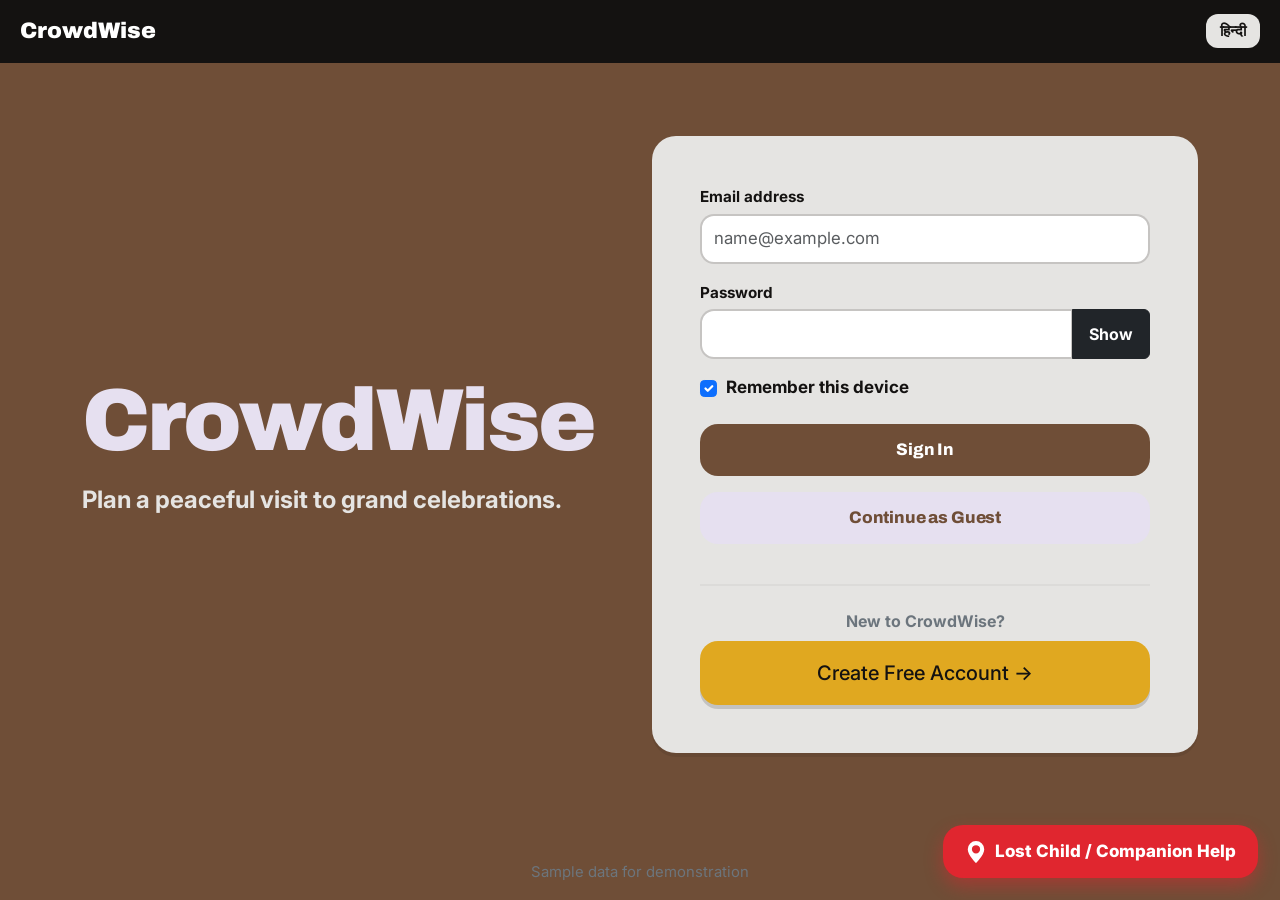
<file: index.html>
<!DOCTYPE html>
<html lang="en">
<head>
  <meta charset="UTF-8">
  <meta name="viewport" content="width=device-width, initial-scale=1.0">
  <title>CrowdWise - Calm Festival Planner</title>
  <link href="https://cdn.jsdelivr.net/npm/bootstrap@5.3.3/dist/css/bootstrap.min.css" rel="stylesheet">
  <link rel="stylesheet" href="css/style.css">
  <style>
    /* Special interactive styling for Create Account Card Button */
    .create-account-block {
      background-color: var(--mustard);
      color: var(--near-black);
      border-radius: 18px;
      padding: 1.25rem;
      text-align: center;
      transition: transform 0.2s ease, filter 0.2s ease, box-shadow 0.2s ease;
      display: block;
      text-decoration: none;
      box-shadow: 0 4px 0 rgba(0, 0, 0, 0.15);
    }
    .create-account-block:hover {
      transform: translateY(-2px);
      filter: brightness(1.05);
      color: var(--near-black);
      box-shadow: 0 6px 12px rgba(0, 0, 0, 0.2);
    }
    .create-account-block:active {
      transform: translateY(1px);
    }
  </style>
</head>
<body class="split-login-bg">
  <header class="app-header">
    <span class="app-logo">CrowdWise</span>
    <button id="btn-lang-toggle" class="lang-toggle-btn" aria-label="Switch Language">हिन्दी</button>
  </header>

  <main class="container py-4 my-auto">
    <div class="row align-items-center g-4">
      <!-- Left Hero Banner -->
      <div class="col-lg-6">
        <h1 class="login-title mb-3" data-i18n="login_heading">CrowdWise</h1>
        <p class="fs-4 fw-bold" style="color: var(--platinum-silver);" data-i18n="login_sub">
          Plan a peaceful visit to grand celebrations.
        </p>
      </div>

      <!-- Right Form Block Card -->
      <div class="col-lg-6">
        <div class="colour-block login-card p-4 p-md-5">
          <form id="login-form">
            <div id="login-error" class="alert alert-danger d-none py-2 px-3 fw-bold mb-3" role="alert"></div>

            <div class="mb-3">
              <label for="login-email" class="form-label" data-i18n="email_label">Email address</label>
              <input type="email" class="form-control" id="login-email" placeholder="name@example.com" required>
            </div>

            <div class="mb-3">
              <label for="login-pass" class="form-label" data-i18n="password_label">Password</label>
              <div class="input-group">
                <input type="password" class="form-control" id="login-pass" required>
                <button class="btn btn-dark fw-bold px-3" type="button" id="btn-toggle-pass" data-i18n="show_pass">Show</button>
              </div>
            </div>

            <div class="form-check mb-4">
              <input class="form-check-input" type="checkbox" id="remember-me" checked>
              <label class="form-check-label fw-bold" for="remember-me" data-i18n="remember_me">Remember this device</label>
            </div>

            <button type="submit" class="colour-btn btn-mocha mb-3" data-i18n="btn_login">Sign In</button>
            <button type="button" id="btn-guest-login" class="colour-btn btn-lavender mb-3" data-i18n="btn_guest">Continue as Guest</button>
            
            <hr class="my-4" style="border-top: 2px solid rgba(20, 18, 17, 0.15);">

            <!-- Prominent Interactive Create Account Block -->
            <div class="text-center">
              <span class="d-block text-secondary fw-bold mb-2 fs-6" data-i18n="new_user_prompt">New to CrowdWise?</span>
              <a href="register.html" class="create-account-block" aria-label="Create a new free account">
                <span class="h5 fw-black m-0 d-block" data-i18n="create_account_link">Create Free Account →</span>
              </a>
            </div>
          </form>
        </div>
      </div>
    </div>
  </main>

  <footer class="text-center py-3 text-secondary small">
    <span data-i18n="demo_badge">Sample data for demonstration</span>
  </footer>

  <!-- Direct Floating Lost Child / Companion Button -->
  <a href="emergency.html" class="lost-floating-action" aria-label="Lost child or companion help">
    <svg width="22" height="22" fill="currentColor" viewBox="0 0 16 16"><path d="M8 16s6-5.686 6-10A6 6 0 0 0 2 6c0 4.314 6 10 6 10m0-7a3 3 0 1 1 0-6 3 3 0 0 1 0 6"/></svg>
    <span data-i18n="btn_lost_help">Lost Child / Companion Help</span>
  </a>

  <script src="https://code.jquery.com/jquery-3.7.1.min.js"></script>
  <script src="js/common.js"></script>
  <script src="js/login.js"></script>
</body>
</html>
</file>
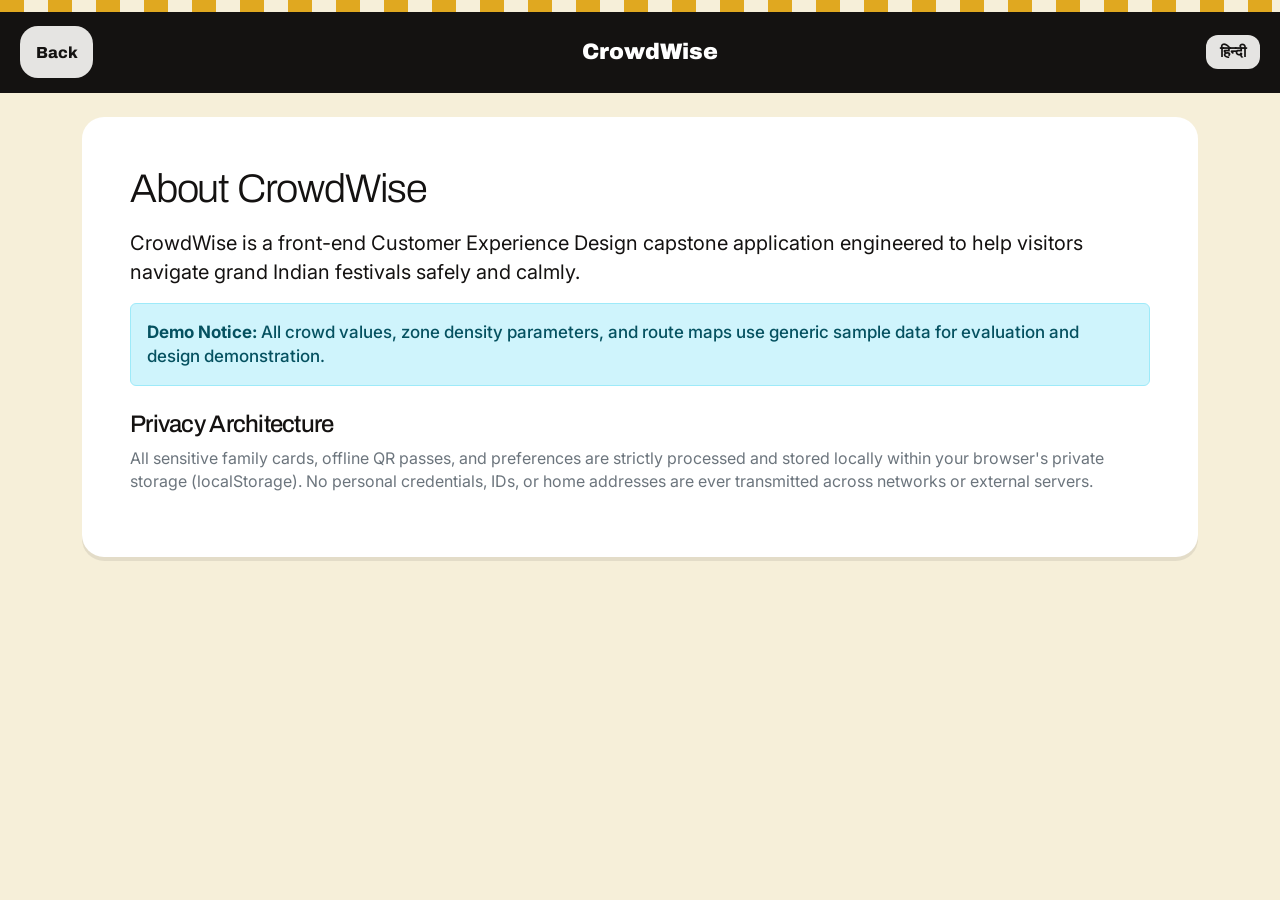
<file: about.html>
<!DOCTYPE html>
<html lang="en">
<head>
  <meta charset="UTF-8">
  <meta name="viewport" content="width=device-width, initial-scale=1.0">
  <title>About CrowdWise</title>
  <link href="https://cdn.jsdelivr.net/npm/bootstrap@5.3.3/dist/css/bootstrap.min.css" rel="stylesheet">
  <link rel="stylesheet" href="css/style.css">
</head>
<body>
  <div class="header-motif-bar"></div>
  <header class="app-header">
    <a href="home.html" class="colour-btn py-1 px-3 fs-6" style="width: auto; background: var(--platinum-silver); color: var(--near-black);" data-i18n="back">Back</a>
    <span class="app-logo">CrowdWise</span>
    <button id="btn-lang-toggle" class="lang-toggle-btn">हिन्दी</button>
  </header>

  <main class="container py-4">
    <div class="colour-block p-4 p-md-5" style="background-color: #FFFFFF;">
      <h1 class="display-6 mb-3">About CrowdWise</h1>
      <p class="fs-5">
        CrowdWise is a front-end Customer Experience Design capstone application engineered to help visitors navigate grand Indian festivals safely and calmly.
      </p>
      <div class="alert alert-info py-3 px-3 fw-medium">
        <strong>Demo Notice:</strong> All crowd values, zone density parameters, and route maps use generic sample data for evaluation and design demonstration.
      </div>
      <h2 class="h4 mt-4">Privacy Architecture</h2>
      <p class="fs-6 text-secondary">
        All sensitive family cards, offline QR passes, and preferences are strictly processed and stored locally within your browser's private storage (localStorage). No personal credentials, IDs, or home addresses are ever transmitted across networks or external servers.
      </p>
    </div>
  </main>

  <script src="https://code.jquery.com/jquery-3.7.1.min.js"></script>
  <script src="js/common.js"></script>
  <script>
    $(document).ready(function() {
      CrowdCommon.init();
      $("#btn-lang-toggle").on("click", function() {
        CrowdCommon.toggleLanguage();
      });
    });
  </script>
</body>
</html>
</file>
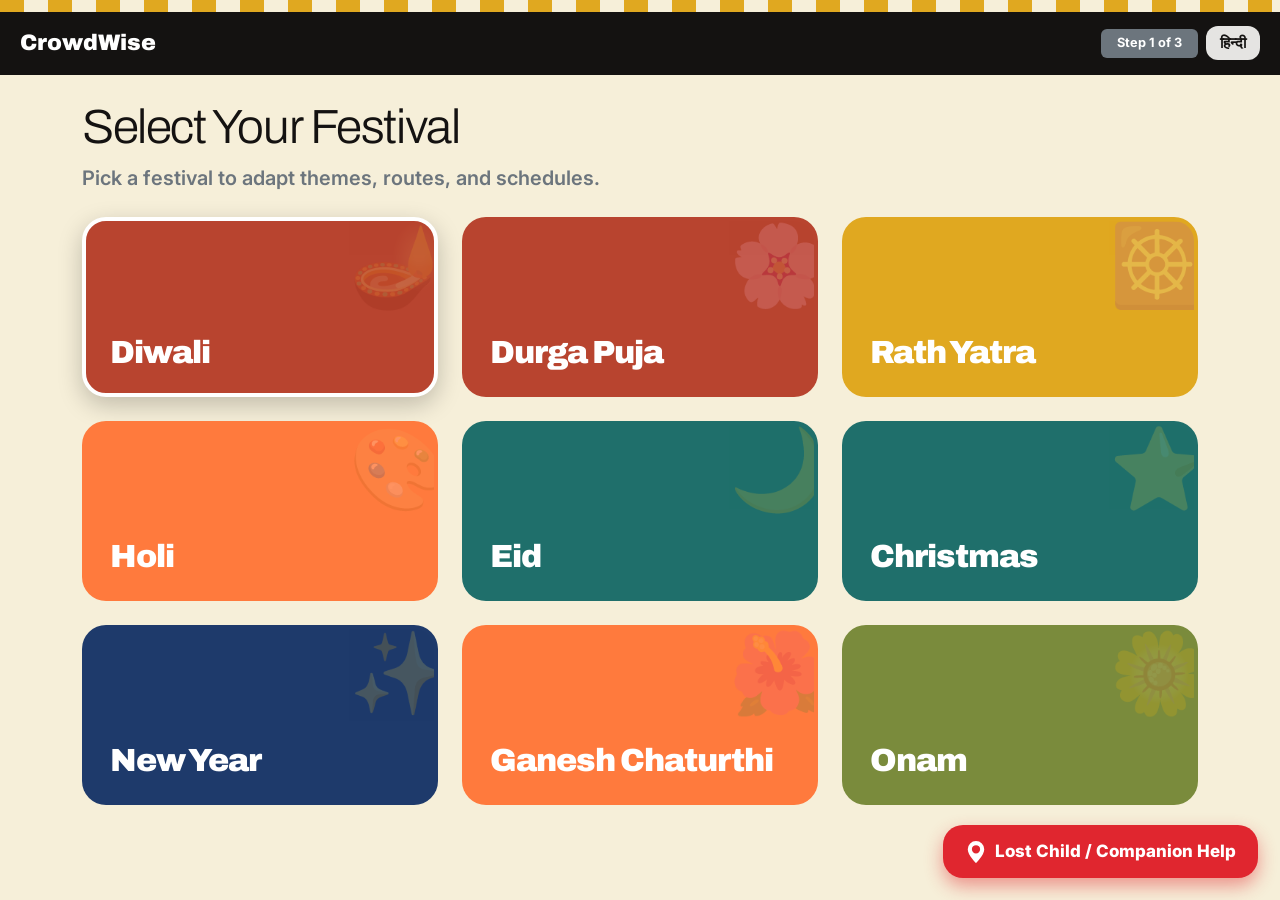
<file: choose-festival.html>
<!DOCTYPE html>
<html lang="en">
<head>
  <meta charset="UTF-8">
  <meta name="viewport" content="width=device-width, initial-scale=1.0">
  <title>Choose Festival - CrowdWise</title>
  <link href="https://cdn.jsdelivr.net/npm/bootstrap@5.3.3/dist/css/bootstrap.min.css" rel="stylesheet">
  <link rel="stylesheet" href="css/style.css">
  <style>
    .festival-tile {
      height: 180px;
      display: flex;
      flex-direction: column;
      justify-content: flex-end;
      padding: 1.5rem;
      border-radius: 24px;
      color: #FFFFFF;
      cursor: pointer;
      border: 4px solid transparent;
      transition: transform 0.2s ease, filter 0.2s ease, border-color 0.2s ease;
      position: relative;
      overflow: hidden;
    }
    .festival-tile:hover {
      transform: translateY(-4px);
      filter: brightness(1.05);
    }
    .festival-tile.active-fest {
      border-color: #FFFFFF;
      box-shadow: 0 8px 24px rgba(0,0,0,0.22);
    }
    .motif-stamp {
      position: absolute;
      top: -15px;
      right: -15px;
      font-size: 5rem;
      opacity: 0.18;
      user-select: none;
    }
  </style>
</head>
<body>
  <div class="header-motif-bar"></div>
  <header class="app-header">
    <div class="d-flex align-items-center gap-2">
      <span class="app-logo">CrowdWise</span>
    </div>
    <div class="d-flex align-items-center gap-2">
      <span class="badge bg-secondary px-3 py-2" data-i18n="step_festivals">Step 1 of 3</span>
      <button id="btn-lang-toggle" class="lang-toggle-btn">हिन्दी</button>
    </div>
  </header>

  <main class="container py-4">
    <div class="mb-4">
      <h1 class="display-5" data-i18n="select_fest_heading">Select Your Festival</h1>
      <p class="fs-5 text-secondary fw-semibold" data-i18n="select_fest_sub">Pick a festival to adapt themes, routes, and schedules.</p>
    </div>

    <div class="row g-4" id="festival-grid"></div>
  </main>

  <a href="emergency.html" class="lost-floating-action">
    <svg width="22" height="22" fill="currentColor" viewBox="0 0 16 16"><path d="M8 16s6-5.686 6-10A6 6 0 0 0 2 6c0 4.314 6 10 6 10m0-7a3 3 0 1 1 0-6 3 3 0 0 1 0 6"/></svg>
    <span data-i18n="btn_lost_help">Lost Child / Companion Help</span>
  </a>

  <script src="https://code.jquery.com/jquery-3.7.1.min.js"></script>
  <script src="js/common.js"></script>
  <script src="js/choose-festival.js"></script>
</body>
</html>
</file>
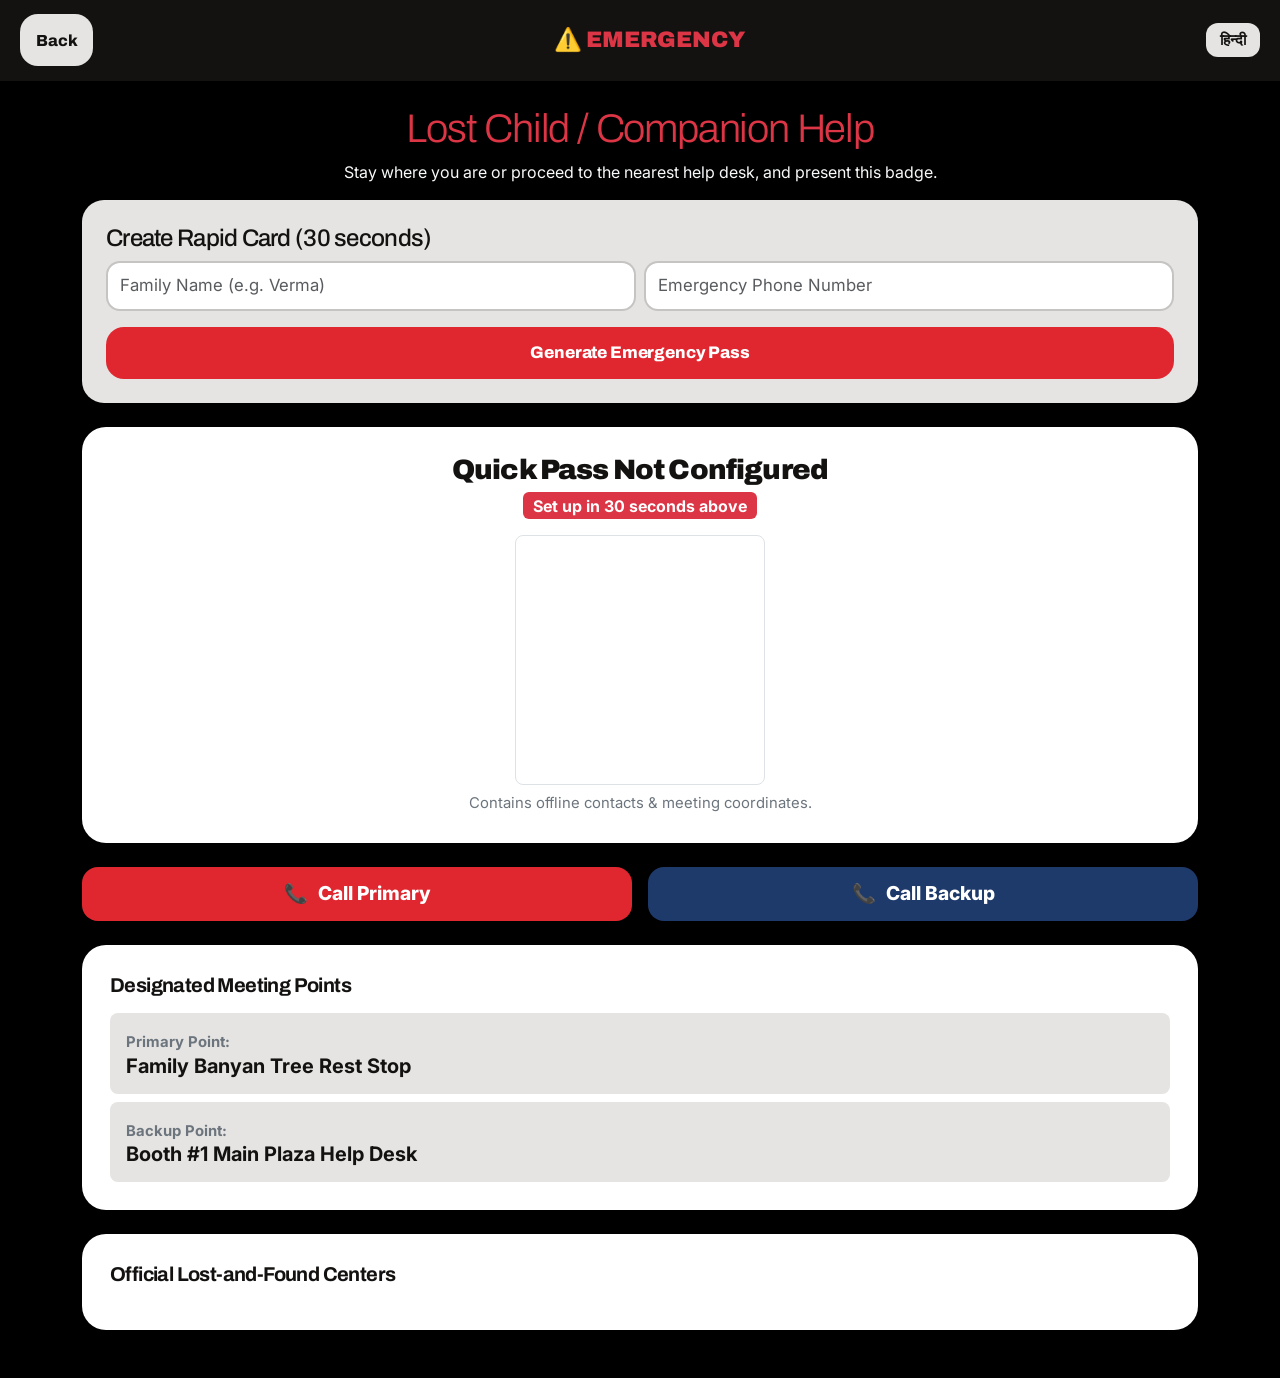
<file: emergency.html>
<!DOCTYPE html>
<html lang="en">
<head>
  <meta charset="UTF-8">
  <meta name="viewport" content="width=device-width, initial-scale=1.0">
  <title>Emergency Card - CrowdWise</title>
  <link href="https://cdn.jsdelivr.net/npm/bootstrap@5.3.3/dist/css/bootstrap.min.css" rel="stylesheet">
  <link rel="stylesheet" href="css/style.css">
  <style>
    body { background-color: #000000; color: #FFFFFF; }
    .emergency-block { background: #FFFFFF; color: #141211; border-radius: 24px; padding: 1.75rem; }
    .call-btn {
      background-color: var(--signal-red);
      color: #FFFFFF;
      min-height: 54px;
      font-size: 1.2rem;
      border-radius: 16px;
      display: inline-flex;
      align-items: center;
      justify-content: center;
      gap: 10px;
      text-decoration: none;
      font-weight: 800;
      width: 100%;
    }
    .call-btn:hover { background-color: #B81D24; color: #FFFFFF; }
  </style>
</head>
<body>
  <header class="app-header" style="background: #141211;">
    <button onclick="history.back()" class="colour-btn py-1 px-3 fs-6" style="width: auto; background: var(--platinum-silver); color: var(--near-black);" data-i18n="back">Back</button>
    <span class="app-logo text-danger">⚠️ EMERGENCY</span>
    <button id="btn-lang-toggle" class="lang-toggle-btn">हिन्दी</button>
  </header>

  <main class="container py-4">
    <div class="mb-3 text-center">
      <h1 class="display-6 fw-black text-danger" data-i18n="emergency_heading">Lost Child / Companion Help</h1>
      <p class="fs-6 text-light opacity-90" data-i18n="emergency_instructions">
        Stay where you are or go to the nearest help desk, and show this screen.
      </p>
    </div>

    <div id="quick-create-section" class="colour-block p-4 mb-4 d-none" style="background-color: var(--platinum-silver); color: var(--near-black);">
      <h2 class="h4 mb-2">Create Rapid Card (30 seconds)</h2>
      <div class="row g-2 mb-3">
        <div class="col-sm-6"><input type="text" id="eq-name" class="form-control" placeholder="Family Name (e.g. Verma)"></div>
        <div class="col-sm-6"><input type="tel" id="eq-phone" class="form-control" placeholder="Emergency Phone Number"></div>
      </div>
      <button id="btn-quick-save" class="colour-btn" style="background-color: var(--signal-red); color: #FFF;">Generate Emergency Pass</button>
    </div>

    <div class="emergency-block text-center mb-4">
      <h2 class="h3 fw-black mb-2" id="em-family-name">Sharma Family</h2>
      <div class="badge bg-danger fs-6 mb-3" id="em-members-badge">Anita (Adult) • Rohan (Child)</div>
      <div id="emergency-qr" style="max-width: 250px; height: 250px; margin: 0 auto;" class="p-2 border rounded-3 bg-white"></div>
      <p class="small text-secondary mt-2 mb-0">Contains offline contacts & meeting coordinates.</p>
    </div>

    <div class="row g-3 mb-4">
      <div class="col-sm-6">
        <a href="tel:9876543210" id="call-primary-btn" class="call-btn">📞 <span id="call-primary-label">Call Primary</span></a>
      </div>
      <div class="col-sm-6">
        <a href="tel:9123456780" id="call-backup-btn" class="call-btn" style="background-color: var(--deep-blue);">📞 <span id="call-backup-label">Call Backup</span></a>
      </div>
    </div>

    <div class="emergency-block mb-4">
      <h3 class="h5 fw-bold mb-3">Designated Meeting Points</h3>
      <div class="p-3 rounded-3 mb-2" style="background: var(--platinum-silver);">
        <span class="text-secondary small fw-bold">Primary Point:</span>
        <h4 class="h5 m-0 fw-bold" id="em-meet1">Family Banyan Tree Rest Stop</h4>
      </div>
      <div class="p-3 rounded-3" style="background: var(--platinum-silver);">
        <span class="text-secondary small fw-bold">Backup Point:</span>
        <h4 class="h5 m-0 fw-bold" id="em-meet2">Booth #1 Main Plaza Help Desk</h4>
      </div>
    </div>

    <div class="emergency-block mb-4">
      <h3 class="h5 fw-bold mb-3" data-i18n="emergency_booths_title">Official Lost-and-Found Centers</h3>
      <div id="official-booths-list" class="d-flex flex-column gap-3"></div>
    </div>
  </main>

  <script src="https://code.jquery.com/jquery-3.7.1.min.js"></script>
  <script src="js/qrcode.js"></script>
  <script src="js/common.js"></script>
  <script src="js/emergency.js"></script>
</body>
</html>
</file>
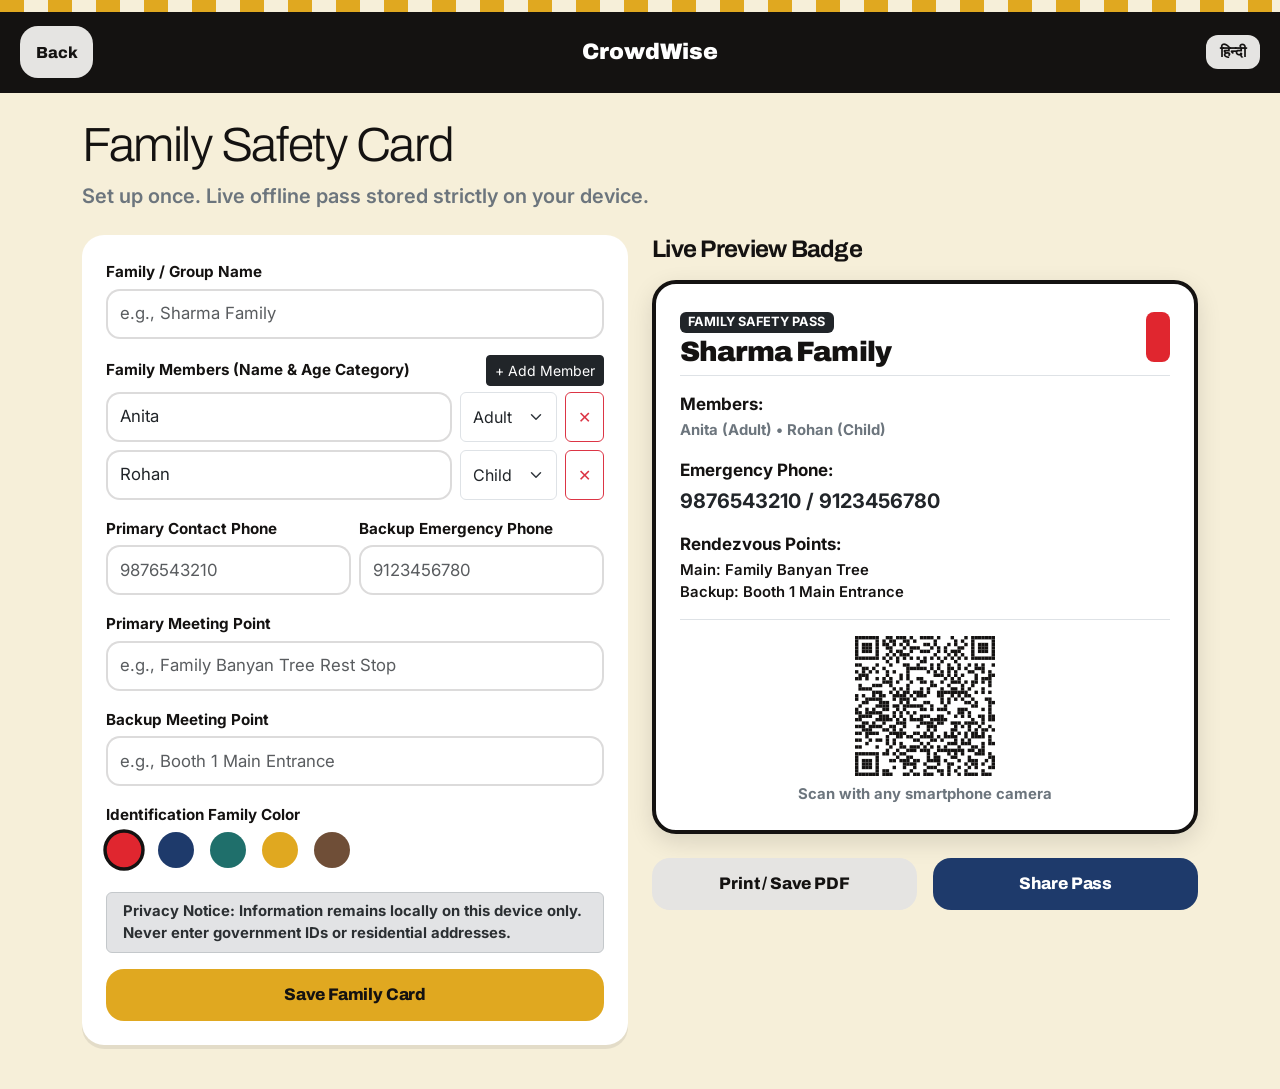
<file: family-card.html>
<!DOCTYPE html>
<html lang="en">
<head>
  <meta charset="UTF-8">
  <meta name="viewport" content="width=device-width, initial-scale=1.0">
  <title>Family Safety Card - CrowdWise</title>
  <link href="https://cdn.jsdelivr.net/npm/bootstrap@5.3.3/dist/css/bootstrap.min.css" rel="stylesheet">
  <link rel="stylesheet" href="css/style.css">
  <style>
    .live-badge-card {
      border: 4px solid var(--near-black);
      border-radius: 24px;
      padding: 1.5rem;
      background: #FFFFFF;
      box-shadow: 0 8px 24px rgba(0,0,0,0.12);
    }
    .color-swatch {
      width: 36px;
      height: 36px;
      border-radius: 50%;
      cursor: pointer;
      border: 3px solid transparent;
      display: inline-block;
    }
    .color-swatch.active {
      border-color: var(--near-black);
      transform: scale(1.15);
    }
    @media print {
      body * { visibility: hidden; }
      #print-area, #print-area * { visibility: visible; }
      #print-area { position: absolute; left: 0; top: 0; width: 100%; border: 2px solid #000; }
      .no-print { display: none !important; }
    }
  </style>
</head>
<body>
  <div class="header-motif-bar no-print"></div>
  <header class="app-header no-print">
    <a href="home.html" class="colour-btn py-1 px-3 fs-6" style="width: auto; background: var(--platinum-silver); color: var(--near-black);" data-i18n="back">Back</a>
    <span class="app-logo">CrowdWise</span>
    <button id="btn-lang-toggle" class="lang-toggle-btn">हिन्दी</button>
  </header>

  <main class="container py-4">
    <div class="mb-4 no-print">
      <h1 class="display-5" data-i18n="family_heading">Family Safety Card</h1>
      <p class="fs-5 text-secondary fw-semibold" data-i18n="family_sub">Set up once. Live offline pass stored strictly on your device.</p>
    </div>

    <div class="row g-4">
      <div class="col-lg-6 no-print">
        <div class="colour-block p-4" style="background-color: #FFFFFF;">
          <form id="family-card-form">
            <div class="mb-3">
              <label for="fc-name" class="form-label" data-i18n="field_family_name">Family / Group Name</label>
              <input type="text" class="form-control" id="fc-name" required placeholder="e.g., Sharma Family">
            </div>

            <div class="mb-3">
              <label class="form-label d-flex justify-content-between align-items-center">
                <span data-i18n="field_members_label">Family Members</span>
                <button type="button" class="btn btn-sm btn-dark" id="btn-add-member" data-i18n="btn_add_member">+ Add Member</button>
              </label>
              <div id="members-list" class="d-flex flex-column gap-2"></div>
            </div>

            <div class="row g-2 mb-3">
              <div class="col-sm-6">
                <label for="fc-phone1" class="form-label" data-i18n="field_primary_phone">Primary Phone</label>
                <input type="tel" class="form-control" id="fc-phone1" required placeholder="9876543210">
              </div>
              <div class="col-sm-6">
                <label for="fc-phone2" class="form-label" data-i18n="field_backup_phone">Backup Phone</label>
                <input type="tel" class="form-control" id="fc-phone2" required placeholder="9123456780">
              </div>
            </div>

            <div class="mb-3">
              <label for="fc-meet1" class="form-label" data-i18n="field_main_meeting">Primary Meeting Point</label>
              <input type="text" class="form-control" id="fc-meet1" required placeholder="e.g., Family Banyan Tree Rest Stop">
            </div>

            <div class="mb-3">
              <label for="fc-meet2" class="form-label" data-i18n="field_backup_meeting">Backup Meeting Point</label>
              <input type="text" class="form-control" id="fc-meet2" required placeholder="e.g., Booth 1 Main Entrance">
            </div>

            <div class="mb-4">
              <label class="form-label" data-i18n="field_family_color">Identification Family Color</label>
              <div class="d-flex gap-3">
                <span class="color-swatch active" data-color="#E0262F" style="background: #E0262F;"></span>
                <span class="color-swatch" data-color="#1E3A6B" style="background: #1E3A6B;"></span>
                <span class="color-swatch" data-color="#1F6F6B" style="background: #1F6F6B;"></span>
                <span class="color-swatch" data-color="#E0A820" style="background: #E0A820;"></span>
                <span class="color-swatch" data-color="#6F4E37" style="background: #6F4E37;"></span>
              </div>
            </div>

            <div class="alert alert-secondary py-2 small fw-bold" data-i18n="privacy_note">
              Privacy Notice: Stored strictly on device. Never enter government IDs or addresses.
            </div>

            <button type="submit" class="colour-btn" style="background-color: var(--mustard); color: var(--near-black);" data-i18n="btn_save_card">Save Family Card</button>
          </form>
        </div>
      </div>

      <div class="col-lg-6">
        <h3 class="h4 fw-bold mb-3 no-print" data-i18n="card_preview_title">Live Preview Badge</h3>
        
        <div id="print-area">
          <div class="live-badge-card" id="badge-card-container">
            <div class="d-flex justify-content-between align-items-center border-bottom pb-2 mb-3">
              <div>
                <span class="badge bg-dark text-white text-uppercase" id="card-tag">Family Safety Pass</span>
                <h2 class="h3 m-0 mt-1 fw-black" id="pv-title">Sharma Family</h2>
              </div>
              <div id="badge-color-strip" style="width: 24px; height: 50px; border-radius: 8px; background-color: #E0262F;"></div>
            </div>

            <div class="mb-3">
              <strong>Members:</strong>
              <div id="pv-members" class="small fw-bold text-secondary mt-1">1. Anita (Adult) • 2. Rohan (Child, 8)</div>
            </div>

            <div class="mb-3">
              <strong>Emergency Phone:</strong>
              <div id="pv-phones" class="fw-bold fs-5 text-dark mt-1">+91 9876543210 / +91 9123456780</div>
            </div>

            <div class="mb-3">
              <strong>Rendezvous Points:</strong>
              <div class="small fw-semibold mt-1">Main: <span id="pv-meet1">Family Banyan Tree</span></div>
              <div class="small fw-semibold">Backup: <span id="pv-meet2">Booth 1 Main Entrance</span></div>
            </div>

            <div class="border-top pt-3 text-center">
              <div id="preview-qr-container" style="width: 140px; height: 140px; margin: 0 auto;"></div>
              <span class="small text-secondary fw-bold d-block mt-2">Scan with any smartphone camera</span>
            </div>
          </div>
        </div>

        <div class="d-flex gap-3 mt-4 no-print">
          <button type="button" id="btn-print" class="colour-btn" style="background-color: var(--platinum-silver); color: var(--near-black);" data-i18n="btn_print_pdf">Print / Save PDF</button>
          <button type="button" id="btn-share" class="colour-btn" style="background-color: var(--deep-blue); color: #FFFFFF;" data-i18n="btn_share_card">Share Pass</button>
        </div>
      </div>
    </div>
  </main>

  <script src="https://code.jquery.com/jquery-3.7.1.min.js"></script>
  <script src="js/qrcode.js"></script>
  <script src="js/common.js"></script>
  <script src="js/family-card.js"></script>
</body>
</html>
</file>
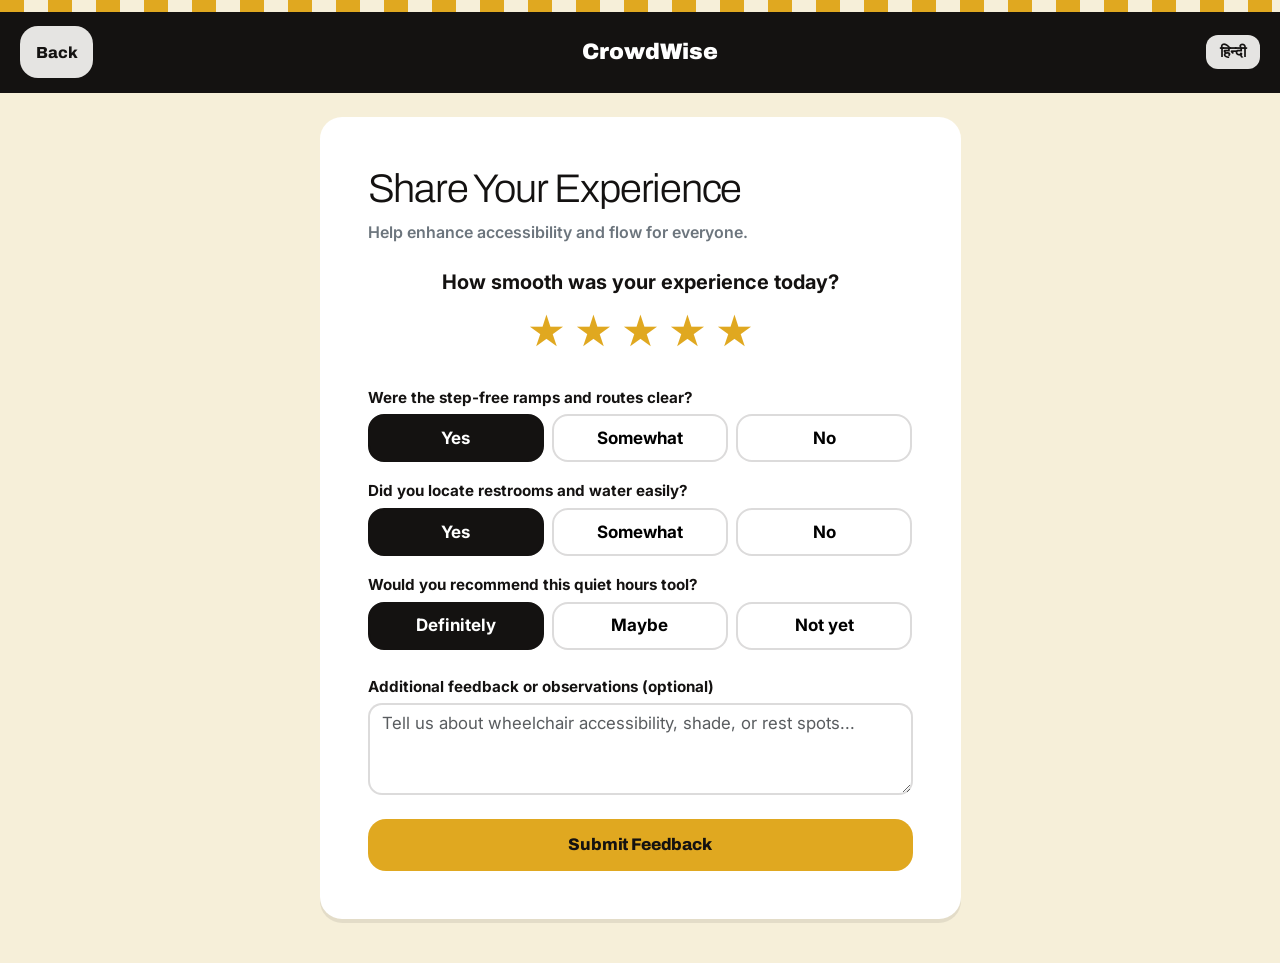
<file: feedback.html>
<!DOCTYPE html>
<html lang="en">
<head>
  <meta charset="UTF-8">
  <meta name="viewport" content="width=device-width, initial-scale=1.0">
  <title>Visit Feedback - CrowdWise</title>
  <link href="https://cdn.jsdelivr.net/npm/bootstrap@5.3.3/dist/css/bootstrap.min.css" rel="stylesheet">
  <link rel="stylesheet" href="css/style.css">
  <style>
    .star-rating {
      font-size: 2.4rem;
      cursor: pointer;
      color: rgba(20, 18, 17, 0.2);
      user-select: none;
    }
    .star-rating.active { color: var(--mustard); }
    .pill-btn {
      min-height: 48px;
      border-radius: 16px;
      font-weight: 700;
      border: 2px solid rgba(20, 18, 17, 0.15);
      background: #FFFFFF;
      cursor: pointer;
      flex: 1;
    }
    .pill-btn.active { background: var(--near-black); color: #FFFFFF; border-color: var(--near-black); }
  </style>
</head>
<body>
  <div class="header-motif-bar"></div>
  <header class="app-header">
    <a href="home.html" class="colour-btn py-1 px-3 fs-6" style="width: auto; background: var(--platinum-silver); color: var(--near-black);" data-i18n="back">Back</a>
    <span class="app-logo">CrowdWise</span>
    <button id="btn-lang-toggle" class="lang-toggle-btn">हिन्दी</button>
  </header>

  <main class="container py-4 my-auto">
    <div class="row justify-content-center">
      <div class="col-md-9 col-lg-7">
        <div id="feedback-form-card" class="colour-block p-4 p-md-5" style="background-color: #FFFFFF;">
          <h1 class="display-6 mb-2" data-i18n="feedback_heading">Share Your Experience</h1>
          <p class="fs-6 text-secondary fw-semibold mb-4" data-i18n="feedback_sub">Help enhance accessibility and flow for everyone.</p>

          <form id="feedback-form">
            <div class="mb-4 text-center">
              <label class="form-label d-block fw-bold fs-5 mb-2" data-i18n="fb_rating_label">How smooth was your experience today?</label>
              <div class="d-flex justify-content-center gap-2">
                <span class="star-rating active" data-val="1">★</span>
                <span class="star-rating active" data-val="2">★</span>
                <span class="star-rating active" data-val="3">★</span>
                <span class="star-rating active" data-val="4">★</span>
                <span class="star-rating active" data-val="5">★</span>
              </div>
            </div>

            <div class="mb-3">
              <label class="form-label" data-i18n="fb_q1">Were the step-free ramps and routes clear?</label>
              <div class="d-flex gap-2">
                <button type="button" class="pill-btn active" data-q="q1" data-val="yes">Yes</button>
                <button type="button" class="pill-btn" data-q="q1" data-val="somewhat">Somewhat</button>
                <button type="button" class="pill-btn" data-q="q1" data-val="no">No</button>
              </div>
            </div>

            <div class="mb-3">
              <label class="form-label" data-i18n="fb_q2">Did you locate restrooms and water easily?</label>
              <div class="d-flex gap-2">
                <button type="button" class="pill-btn active" data-q="q2" data-val="yes">Yes</button>
                <button type="button" class="pill-btn" data-q="q2" data-val="somewhat">Somewhat</button>
                <button type="button" class="pill-btn" data-q="q2" data-val="no">No</button>
              </div>
            </div>

            <div class="mb-4">
              <label class="form-label" data-i18n="fb_q3">Would you recommend this quiet hours tool?</label>
              <div class="d-flex gap-2">
                <button type="button" class="pill-btn active" data-q="q3" data-val="yes">Definitely</button>
                <button type="button" class="pill-btn" data-q="q3" data-val="maybe">Maybe</button>
                <button type="button" class="pill-btn" data-q="q3" data-val="no">Not yet</button>
              </div>
            </div>

            <div class="mb-4">
              <label for="fb-comment" class="form-label" data-i18n="fb_comment_label">Additional observations (optional)</label>
              <textarea id="fb-comment" class="form-control" rows="3" placeholder="Tell us about wheelchair accessibility, shade, or rest spots..."></textarea>
            </div>

            <button type="submit" class="colour-btn" style="background-color: var(--mustard); color: var(--near-black);" data-i18n="btn_submit_feedback">Submit Feedback</button>
          </form>
        </div>

        <div id="thank-you-card" class="colour-block p-4 p-md-5 d-none text-center" style="background-color: var(--olive); color: #FFFFFF;">
          <h2 class="display-5 fw-black mb-3" data-i18n="fb_thanks_title">Thank You for Visiting!</h2>
          <p class="fs-5 opacity-90 mb-4" data-i18n="fb_thanks_sub">Your suggestions will keep cultural celebrations safer and more comfortable.</p>
          <a href="choose-festival.html" class="colour-btn" style="background-color: var(--mustard); color: var(--near-black);" data-i18n="btn_plan_another">Plan Another Festival</a>
        </div>
      </div>
    </div>
  </main>

  <script src="https://code.jquery.com/jquery-3.7.1.min.js"></script>
  <script src="js/common.js"></script>
  <script src="js/feedback.js"></script>
</body>
</html>
</file>
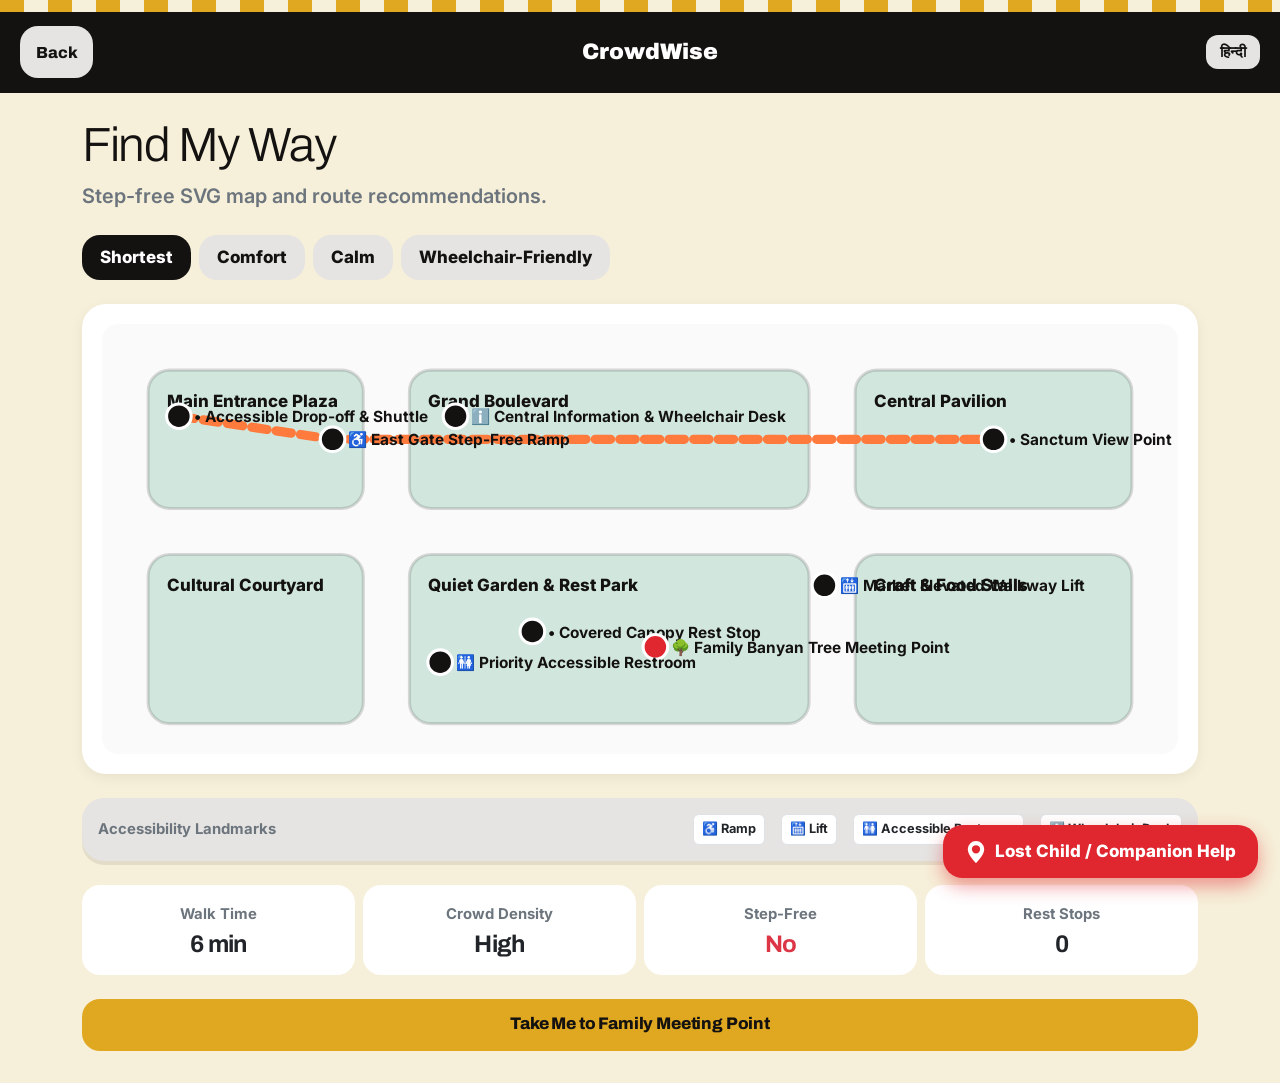
<file: find-my-way.html>
<!DOCTYPE html>
<html lang="en">
<head>
  <meta charset="UTF-8">
  <meta name="viewport" content="width=device-width, initial-scale=1.0">
  <title>Find My Way - CrowdWise</title>
  <link href="https://cdn.jsdelivr.net/npm/bootstrap@5.3.3/dist/css/bootstrap.min.css" rel="stylesheet">
  <link rel="stylesheet" href="css/style.css">
  <style>
    .map-container {
      background: #FFFFFF;
      border-radius: 24px;
      padding: 1.25rem;
      position: relative;
      box-shadow: 0 4px 14px rgba(0,0,0,0.06);
    }
    .svg-map {
      width: 100%;
      height: auto;
      display: block;
      border-radius: 16px;
      background: #FAFAFA;
    }
    .route-chip-btn {
      border: none;
      background: var(--platinum-silver);
      color: var(--near-black);
      font-weight: 800;
      padding: 10px 18px;
      border-radius: 18px;
      cursor: pointer;
      white-space: nowrap;
      transition: background 0.15s ease, color 0.15s ease;
    }
    .route-chip-btn.active {
      background: var(--near-black);
      color: #FFFFFF;
    }
    .metric-box {
      background: #FFFFFF;
      border-radius: 18px;
      padding: 1rem;
      text-align: center;
      flex: 1;
    }
    .zone-rect { transition: fill 0.4s ease; }
    .route-path-polyline {
      fill: none;
      stroke-linecap: round;
      stroke-linejoin: round;
      animation: dashAnim 20s linear infinite;
    }
    @keyframes dashAnim {
      to { stroke-dashoffset: -1000; }
    }
  </style>
</head>
<body>
  <div class="header-motif-bar"></div>
  <header class="app-header">
    <a href="home.html" class="colour-btn py-1 px-3 fs-6" style="width: auto; background: var(--platinum-silver); color: var(--near-black);" data-i18n="back">Back</a>
    <span class="app-logo">CrowdWise</span>
    <button id="btn-lang-toggle" class="lang-toggle-btn">हिन्दी</button>
  </header>

  <main class="container py-4">
    <div class="mb-4">
      <h1 class="display-5" data-i18n="map_heading">Find My Way</h1>
      <p class="fs-5 text-secondary fw-semibold" data-i18n="map_sub">Step-free SVG map and route recommendations.</p>
    </div>

    <div class="d-flex gap-2 overflow-x-auto pb-2 mb-3" role="tablist" aria-label="Route Selection">
      <button class="route-chip-btn" data-route="shortest" data-i18n="route_chip_shortest">Shortest</button>
      <button class="route-chip-btn" data-route="comfort" data-i18n="route_chip_comfort">Comfort</button>
      <button class="route-chip-btn" data-route="calm" data-i18n="route_chip_calm">Calm</button>
      <button class="route-chip-btn" data-route="accessible" data-i18n="route_chip_accessible">Wheelchair-Friendly</button>
    </div>

    <div class="map-container mb-4">
      <svg id="venue-svg" class="svg-map" viewBox="0 0 700 280" aria-label="Interactive venue ground map">
        <defs>
          <filter id="shadow" x="-10%" y="-10%" width="120%" height="120%">
            <feDropShadow dx="0" dy="2" stdDeviation="2" flood-opacity="0.15"/>
          </filter>
        </defs>
        <g id="svg-zones"></g>
        <path id="svg-active-route" class="route-path-polyline" d="" stroke="#FF7A3D" stroke-width="6" stroke-dasharray="10, 6" />
        <g id="svg-points"></g>
      </svg>
    </div>

    <div class="colour-block p-3 mb-4 d-flex flex-wrap align-items-center justify-content-between gap-2" style="background-color: var(--platinum-silver);">
      <span class="fw-bold small text-secondary" data-i18n="accessible_legend_title">Accessibility Landmarks:</span>
      <div class="d-flex align-items-center gap-3 flex-wrap">
        <span class="badge bg-white text-dark p-2 border">♿ Ramp</span>
        <span class="badge bg-white text-dark p-2 border">🛗 Lift</span>
        <span class="badge bg-white text-dark p-2 border">🚻 Accessible Restroom</span>
        <span class="badge bg-white text-dark p-2 border">ℹ️ Wheelchair Desk</span>
      </div>
    </div>

    <div class="d-flex gap-2 flex-wrap mb-4">
      <div class="metric-box">
        <span class="text-secondary small fw-bold" data-i18n="metric_walk_time">Walk Time</span>
        <h3 class="h4 m-0 mt-1 fw-bold text-dark" id="metric-walk-time">-- min</h3>
      </div>
      <div class="metric-box">
        <span class="text-secondary small fw-bold" data-i18n="metric_crowd">Crowd Density</span>
        <h3 class="h4 m-0 mt-1 fw-bold text-dark" id="metric-crowd">--</h3>
      </div>
      <div class="metric-box">
        <span class="text-secondary small fw-bold" data-i18n="metric_step_free">Step-Free</span>
        <h3 class="h4 m-0 mt-1 fw-bold text-success" id="metric-step-free">Yes</h3>
      </div>
      <div class="metric-box">
        <span class="text-secondary small fw-bold" data-i18n="metric_rest_stops">Rest Stops</span>
        <h3 class="h4 m-0 mt-1 fw-bold text-dark" id="metric-rest-stops">--</h3>
      </div>
    </div>

    <button id="btn-focus-family" class="colour-btn mb-2" style="background-color: var(--mustard); color: var(--near-black);" data-i18n="btn_focus_meeting">
      Take Me to Family Meeting Point
    </button>
  </main>

  <a href="emergency.html" class="lost-floating-action">
    <svg width="22" height="22" fill="currentColor" viewBox="0 0 16 16"><path d="M8 16s6-5.686 6-10A6 6 0 0 0 2 6c0 4.314 6 10 6 10m0-7a3 3 0 1 1 0-6 3 3 0 0 1 0 6"/></svg>
    <span data-i18n="btn_lost_help">Lost Child / Companion Help</span>
  </a>

  <script src="https://code.jquery.com/jquery-3.7.1.min.js"></script>
  <script src="js/common.js"></script>
  <script src="js/find-my-way.js"></script>
</body>
</html>
</file>
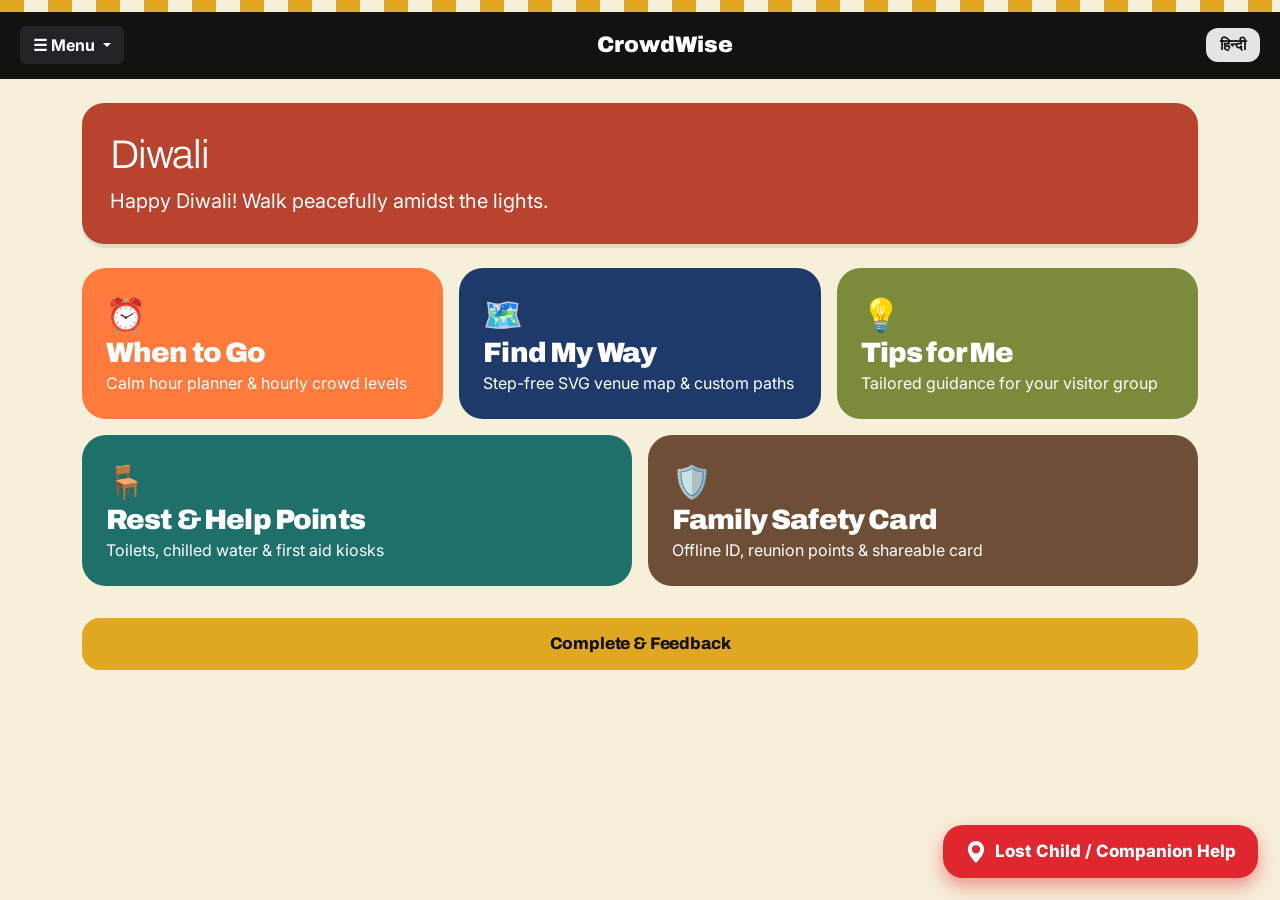
<file: home.html>
<!DOCTYPE html>
<html lang="en">
<head>
  <meta charset="UTF-8">
  <meta name="viewport" content="width=device-width, initial-scale=1.0">
  <title>Dashboard - CrowdWise</title>
  <link href="https://cdn.jsdelivr.net/npm/bootstrap@5.3.3/dist/css/bootstrap.min.css" rel="stylesheet">
  <link rel="stylesheet" href="css/style.css">
  <style>
    .hub-tile {
      display: flex;
      flex-direction: column;
      justify-content: space-between;
      min-height: 140px;
      padding: 1.5rem;
      border-radius: 24px;
      color: #FFFFFF;
      text-decoration: none;
      transition: transform 0.2s ease, filter 0.2s ease;
    }
    .hub-tile:hover {
      transform: translateY(-4px);
      filter: brightness(0.96);
      color: #FFFFFF;
    }
  </style>
</head>
<body>
  <div class="header-motif-bar"></div>
  <header class="app-header">
    <div class="dropdown">
      <button class="btn btn-dark dropdown-toggle fw-bold" type="button" id="menuDropdown" data-bs-toggle="dropdown" aria-expanded="false">
        ☰ Menu
      </button>
      <ul class="dropdown-menu dropdown-menu-dark" aria-labelledby="menuDropdown">
        <li><a class="dropdown-item" href="tour.html" data-i18n="menu_replay_tour">Replay Welcome Tour</a></li>
        <li><a class="dropdown-item" href="choose-festival.html" data-i18n="select_fest_heading">Change Festival</a></li>
        <li><a class="dropdown-item" href="who-is-visiting.html" data-i18n="who_visiting_heading">Change Visitor Profile</a></li>
        <li><hr class="dropdown-divider"></li>
        <li><a class="dropdown-item" href="about.html" data-i18n="menu_about">About & Privacy</a></li>
        <li><a class="dropdown-item" href="index.html" id="btn-logout" data-i18n="menu_logout">Sign Out</a></li>
      </ul>
    </div>
    <span class="app-logo">CrowdWise</span>
    <button id="btn-lang-toggle" class="lang-toggle-btn">हिन्दी</button>
  </header>

  <main class="container py-4">
    <div class="colour-block mb-4" id="banner-greeting" style="background-color: var(--theme-card); color: var(--theme-text);">
      <h1 class="display-6 mb-2" id="greeting-title">Welcome</h1>
      <p class="fs-5 m-0 opacity-90" id="greeting-sub">Have a safe and peaceful celebration.</p>
    </div>

    <div class="row g-3">
      <div class="col-md-6 col-lg-4">
        <a href="when-to-go.html" class="hub-tile" style="background-color: var(--burnt-orange);">
          <span class="fs-2">⏰</span>
          <div>
            <h2 class="h3 m-0" data-i18n="nav_when_to_go">When to Go</h2>
            <p class="fs-6 m-0 mt-1 opacity-90" data-i18n="nav_when_desc">Calm hour planner & hourly crowd levels</p>
          </div>
        </a>
      </div>

      <div class="col-md-6 col-lg-4">
        <a href="find-my-way.html" class="hub-tile" style="background-color: var(--deep-blue);">
          <span class="fs-2">🗺️</span>
          <div>
            <h2 class="h3 m-0" data-i18n="nav_find_way">Find My Way</h2>
            <p class="fs-6 m-0 mt-1 opacity-90" data-i18n="nav_find_desc">Step-free SVG venue map & custom paths</p>
          </div>
        </a>
      </div>

      <div class="col-md-6 col-lg-4">
        <a href="tips.html" class="hub-tile" style="background-color: var(--olive);">
          <span class="fs-2">💡</span>
          <div>
            <h2 class="h3 m-0" data-i18n="nav_tips">Tips for Me</h2>
            <p class="fs-6 m-0 mt-1 opacity-90" data-i18n="nav_tips_desc">Tailored guidance for your visitor group</p>
          </div>
        </a>
      </div>

      <div class="col-md-6 col-lg-6">
        <a href="rest-and-help.html" class="hub-tile" style="background-color: var(--deep-teal);">
          <span class="fs-2">🪑</span>
          <div>
            <h2 class="h3 m-0" data-i18n="nav_points">Rest & Help Points</h2>
            <p class="fs-6 m-0 mt-1 opacity-90" data-i18n="nav_points_desc">Toilets, chilled water & first aid kiosks</p>
          </div>
        </a>
      </div>

      <div class="col-md-12 col-lg-6">
        <a href="family-card.html" class="hub-tile" style="background-color: var(--mocha-brown);">
          <span class="fs-2">🛡️</span>
          <div>
            <h2 class="h3 m-0" data-i18n="nav_family">Family Safety Card</h2>
            <p class="fs-6 m-0 mt-1 opacity-90" data-i18n="nav_family_desc">Offline ID, reunion points & shareable card</p>
          </div>
        </a>
      </div>
    </div>

    <div class="mt-4 pt-2">
      <a href="feedback.html" class="colour-btn" style="background-color: var(--mustard); color: var(--near-black);" data-i18n="btn_finish_visit">Complete & Feedback</a>
    </div>
  </main>

  <a href="emergency.html" class="lost-floating-action">
    <svg width="22" height="22" fill="currentColor" viewBox="0 0 16 16"><path d="M8 16s6-5.686 6-10A6 6 0 0 0 2 6c0 4.314 6 10 6 10m0-7a3 3 0 1 1 0-6 3 3 0 0 1 0 6"/></svg>
    <span data-i18n="btn_lost_help">Lost Child / Companion Help</span>
  </a>

  <script src="https://code.jquery.com/jquery-3.7.1.min.js"></script>
  <script src="https://cdn.jsdelivr.net/npm/bootstrap@5.3.3/dist/js/bootstrap.bundle.min.js"></script>
  <script src="js/common.js"></script>
  <script src="js/home.js"></script>
</body>
</html>
</file>
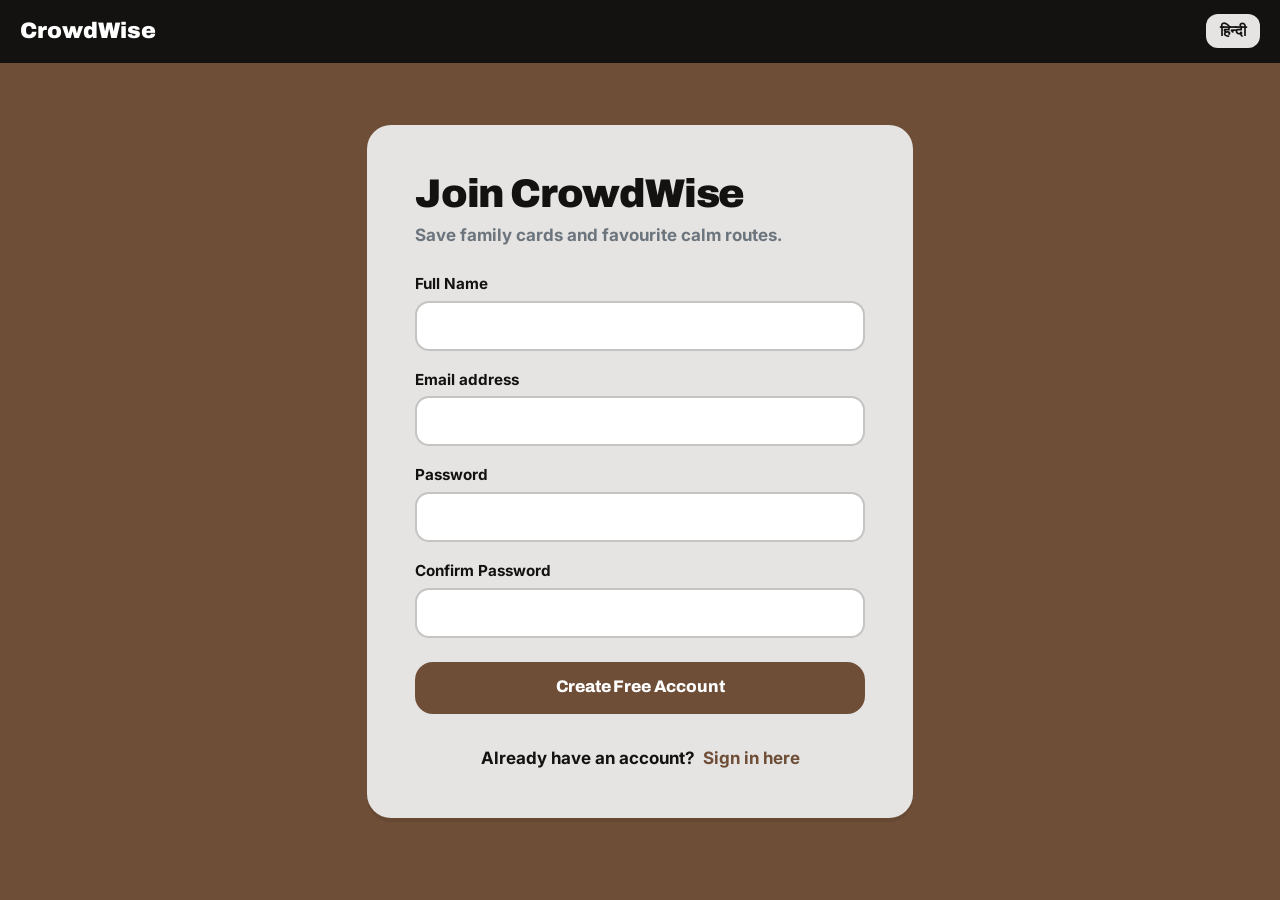
<file: register.html>
<!DOCTYPE html>
<html lang="en">
<head>
  <meta charset="UTF-8">
  <meta name="viewport" content="width=device-width, initial-scale=1.0">
  <title>Create Account - CrowdWise</title>
  <link href="https://cdn.jsdelivr.net/npm/bootstrap@5.3.3/dist/css/bootstrap.min.css" rel="stylesheet">
  <link rel="stylesheet" href="css/style.css">
</head>
<body class="split-login-bg">
  <header class="app-header">
    <a href="index.html" class="app-logo">CrowdWise</a>
    <button id="btn-lang-toggle" class="lang-toggle-btn" aria-label="Switch Language">हिन्दी</button>
  </header>

  <main class="container py-4 my-auto">
    <div class="row justify-content-center">
      <div class="col-md-8 col-lg-6">
        <div class="colour-block login-card p-4 p-md-5">
          <h2 class="h1 mb-2" data-i18n="reg_heading">Join CrowdWise</h2>
          <p class="text-secondary fw-bold mb-4" data-i18n="reg_sub">Save family cards and favourite calm routes.</p>

          <form id="register-form">
            <div id="reg-error" class="alert alert-danger d-none py-2 px-3 fw-bold mb-3"></div>

            <div class="mb-3">
              <label for="reg-name" class="form-label" data-i18n="name_label">Full Name</label>
              <input type="text" class="form-control" id="reg-name" required>
            </div>

            <div class="mb-3">
              <label for="reg-email" class="form-label" data-i18n="email_label">Email address</label>
              <input type="email" class="form-control" id="reg-email" required>
            </div>

            <div class="mb-3">
              <label for="reg-pass" class="form-label" data-i18n="password_label">Password</label>
              <input type="password" class="form-control" id="reg-pass" required minlength="6">
            </div>

            <div class="mb-4">
              <label for="reg-confirm-pass" class="form-label" data-i18n="confirm_pass_label">Confirm Password</label>
              <input type="password" class="form-control" id="reg-confirm-pass" required minlength="6">
            </div>

            <button type="submit" class="colour-btn btn-mocha mb-3" data-i18n="btn_register">Create Free Account</button>
            
            <div class="text-center fw-bold mt-3">
              <span data-i18n="already_user">Already have an account?</span>
              <a href="index.html" class="text-decoration-none ms-1" style="color: var(--mocha-brown);" data-i18n="sign_in_link">Sign in here</a>
            </div>
          </form>
        </div>
      </div>
    </div>
  </main>

  <script src="https://code.jquery.com/jquery-3.7.1.min.js"></script>
  <script src="js/common.js"></script>
  <script src="js/register.js"></script>
</body>
</html>
</file>
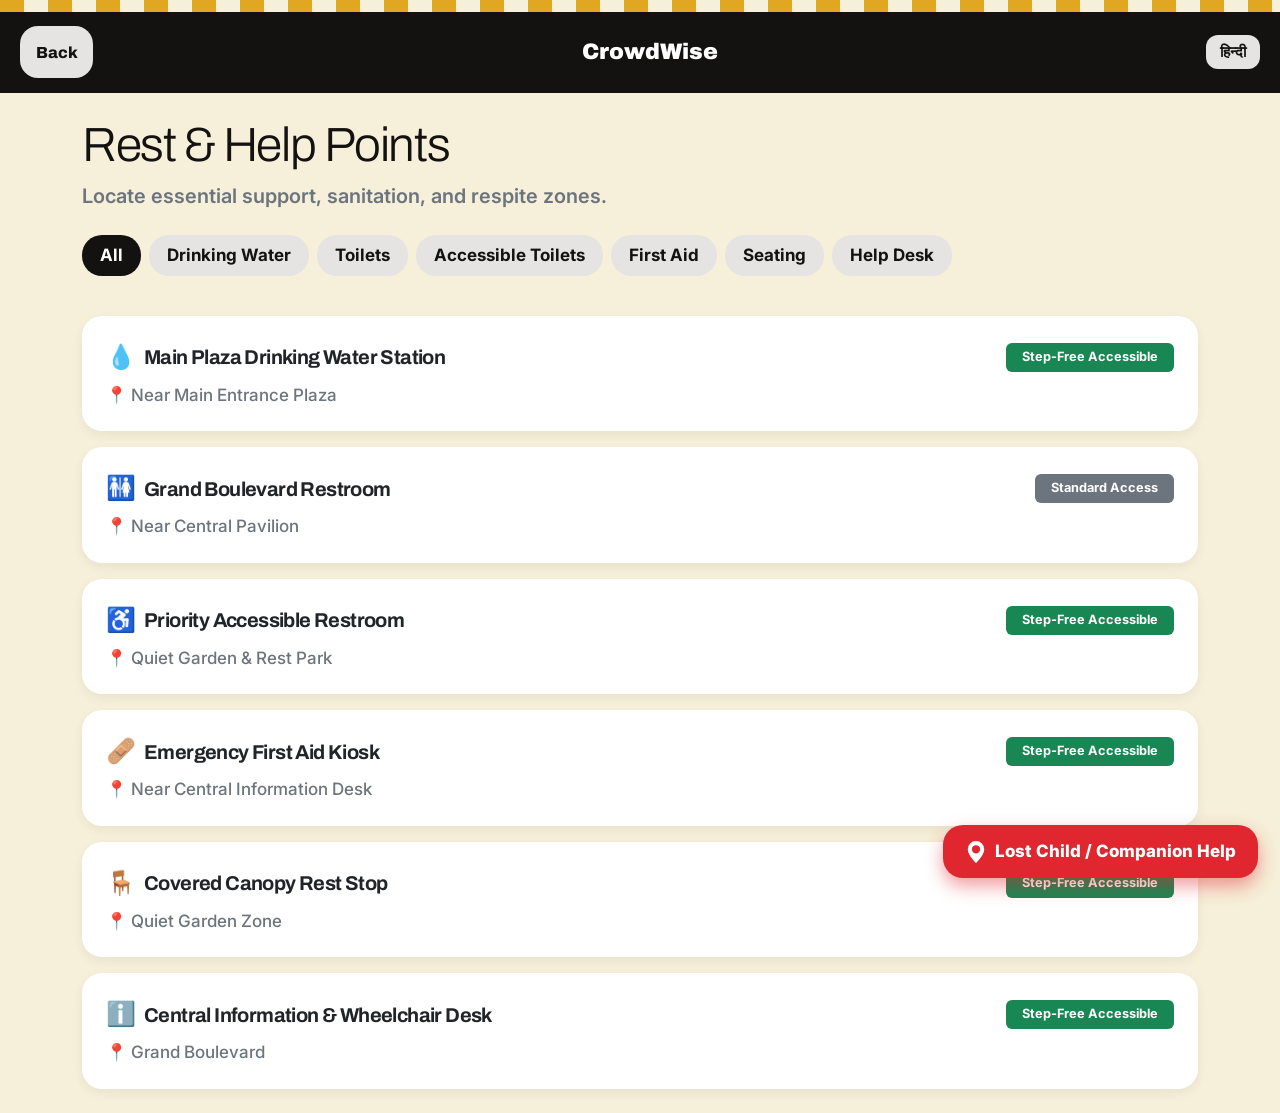
<file: rest-and-help.html>
<!DOCTYPE html>
<html lang="en">
<head>
  <meta charset="UTF-8">
  <meta name="viewport" content="width=device-width, initial-scale=1.0">
  <title>Rest & Help Points - CrowdWise</title>
  <link href="https://cdn.jsdelivr.net/npm/bootstrap@5.3.3/dist/css/bootstrap.min.css" rel="stylesheet">
  <link rel="stylesheet" href="css/style.css">
  <style>
    .filter-chip {
      border: none;
      background: var(--platinum-silver);
      color: var(--near-black);
      font-weight: 700;
      padding: 8px 18px;
      border-radius: 20px;
      cursor: pointer;
      white-space: nowrap;
      transition: background 0.15s, color 0.15s;
    }
    .filter-chip.active { background: var(--near-black); color: #FFFFFF; }
    .point-entry {
      background: #FFFFFF;
      border-radius: 20px;
      padding: 1.5rem;
      box-shadow: 0 4px 12px rgba(0,0,0,0.06);
    }
  </style>
</head>
<body>
  <div class="header-motif-bar"></div>
  <header class="app-header">
    <a href="home.html" class="colour-btn py-1 px-3 fs-6" style="width: auto; background: var(--platinum-silver); color: var(--near-black);" data-i18n="back">Back</a>
    <span class="app-logo">CrowdWise</span>
    <button id="btn-lang-toggle" class="lang-toggle-btn">हिन्दी</button>
  </header>

  <main class="container py-4">
    <div class="mb-4">
      <h1 class="display-5" data-i18n="rest_heading">Rest & Help Points</h1>
      <p class="fs-5 text-secondary fw-semibold" data-i18n="rest_sub">Locate essential support, sanitation, and respite zones.</p>
    </div>

    <div class="d-flex gap-2 overflow-x-auto pb-3 mb-4" role="tablist" aria-label="Facility filter tabs">
      <button class="filter-chip active" data-filter="all" data-i18n="filter_all">All</button>
      <button class="filter-chip" data-filter="water" data-i18n="filter_water">Drinking Water</button>
      <button class="filter-chip" data-filter="toilet" data-i18n="filter_toilet">Toilets</button>
      <button class="filter-chip" data-filter="acc_toilet" data-i18n="filter_acc_toilet">Accessible Toilets</button>
      <button class="filter-chip" data-filter="firstaid" data-i18n="filter_firstaid">First Aid</button>
      <button class="filter-chip" data-filter="seating" data-i18n="filter_seating">Seating</button>
      <button class="filter-chip" data-filter="help" data-i18n="filter_help">Help Desk</button>
    </div>

    <div class="d-flex flex-column gap-3" id="points-list"></div>
  </main>

  <a href="emergency.html" class="lost-floating-action">
    <svg width="22" height="22" fill="currentColor" viewBox="0 0 16 16"><path d="M8 16s6-5.686 6-10A6 6 0 0 0 2 6c0 4.314 6 10 6 10m0-7a3 3 0 1 1 0-6 3 3 0 0 1 0 6"/></svg>
    <span data-i18n="btn_lost_help">Lost Child / Companion Help</span>
  </a>

  <script src="https://code.jquery.com/jquery-3.7.1.min.js"></script>
  <script src="js/common.js"></script>
  <script src="js/rest-and-help.js"></script>
</body>
</html>
</file>
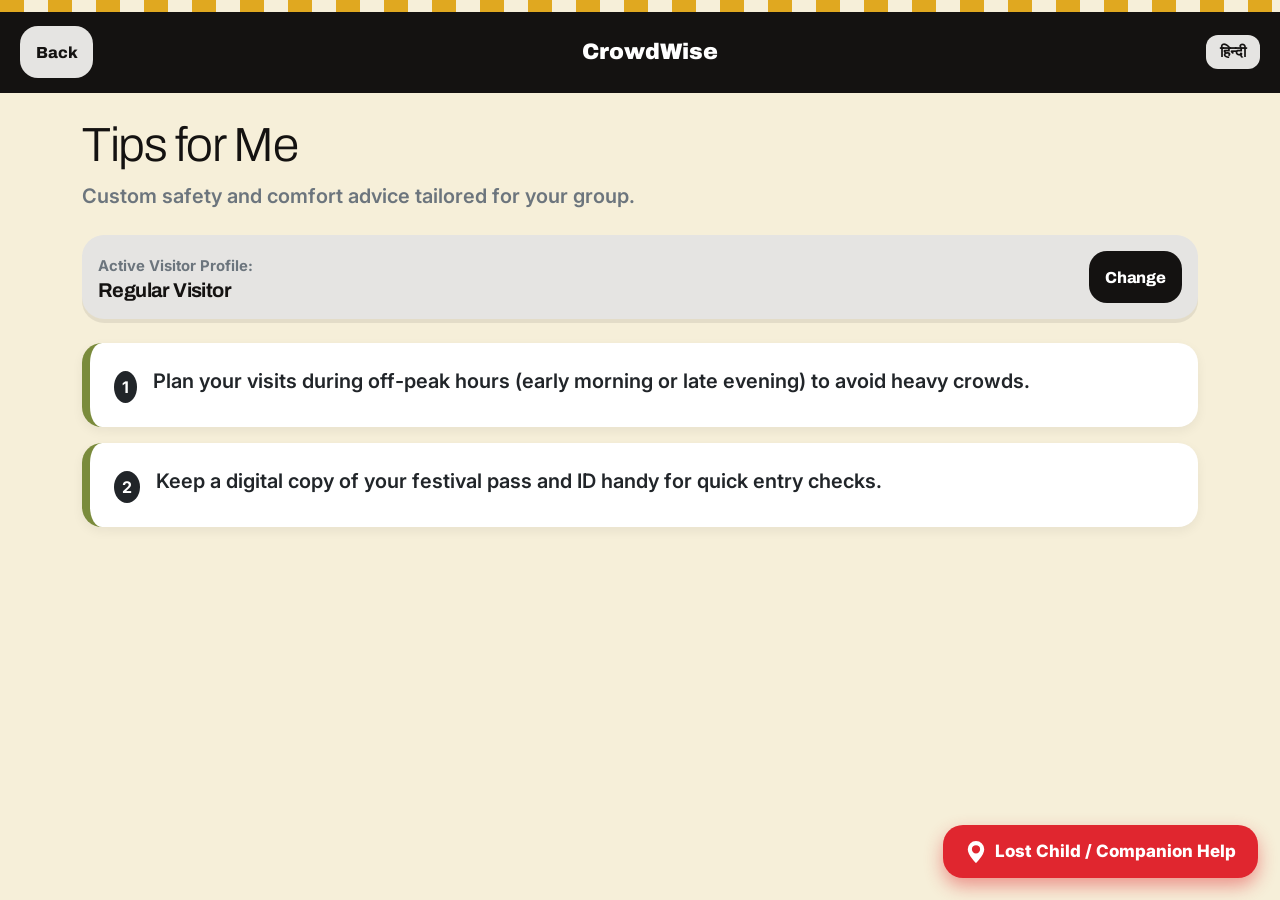
<file: tips.html>
<!DOCTYPE html>
<html lang="en">
<head>
  <meta charset="UTF-8">
  <meta name="viewport" content="width=device-width, initial-scale=1.0">
  <title>Tips for Me - CrowdWise</title>
  <link href="https://cdn.jsdelivr.net/npm/bootstrap@5.3.3/dist/css/bootstrap.min.css" rel="stylesheet">
  <link rel="stylesheet" href="css/style.css">
  <style>
    .tip-card {
      background-color: #FFFFFF;
      border-radius: 20px;
      padding: 1.5rem;
      border-left: 8px solid var(--olive);
      box-shadow: 0 4px 12px rgba(0,0,0,0.06);
    }
  </style>
</head>
<body>
  <div class="header-motif-bar"></div>
  <header class="app-header">
    <a href="home.html" class="colour-btn py-1 px-3 fs-6" style="width: auto; background: var(--platinum-silver); color: var(--near-black);" data-i18n="back">Back</a>
    <span class="app-logo">CrowdWise</span>
    <button id="btn-lang-toggle" class="lang-toggle-btn">हिन्दी</button>
  </header>

  <main class="container py-4">
    <div class="mb-4">
      <h1 class="display-5" data-i18n="tips_heading">Tips for Me</h1>
      <p class="fs-5 text-secondary fw-semibold" data-i18n="tips_sub">Custom safety and comfort advice tailored for your group.</p>
    </div>

    <div class="colour-block mb-4 p-3 d-flex align-items-center justify-content-between" style="background-color: var(--platinum-silver);">
      <div>
        <span class="text-secondary small fw-bold">Active Visitor Profile:</span>
        <h3 class="h5 m-0 fw-bold" id="visitor-profile-label">Regular Visitor</h3>
      </div>
      <a href="who-is-visiting.html" class="colour-btn py-1 px-3 fs-6" style="width: auto; background: var(--near-black); color: #FFFFFF;">Change</a>
    </div>

    <div class="d-flex flex-column gap-3" id="tips-container"></div>
  </main>

  <a href="emergency.html" class="lost-floating-action">
    <svg width="22" height="22" fill="currentColor" viewBox="0 0 16 16"><path d="M8 16s6-5.686 6-10A6 6 0 0 0 2 6c0 4.314 6 10 6 10m0-7a3 3 0 1 1 0-6 3 3 0 0 1 0 6"/></svg>
    <span data-i18n="btn_lost_help">Lost Child / Companion Help</span>
  </a>

  <script src="https://code.jquery.com/jquery-3.7.1.min.js"></script>
  <script src="js/common.js"></script>
  <script src="js/tips.js"></script>
</body>
</html>
</file>
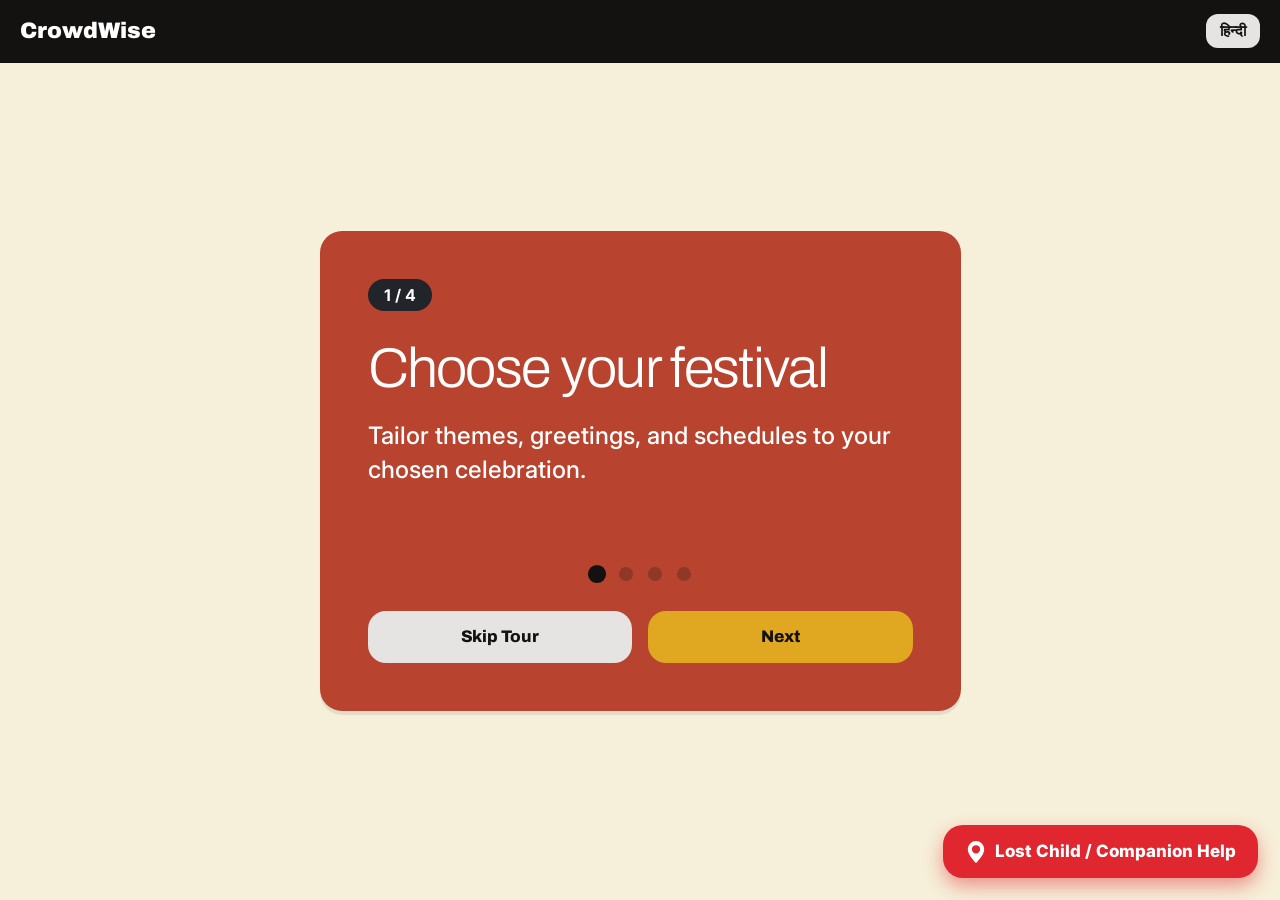
<file: tour.html>
<!DOCTYPE html>
<html lang="en">
<head>
  <meta charset="UTF-8">
  <meta name="viewport" content="width=device-width, initial-scale=1.0">
  <title>Welcome to CrowdWise</title>
  <link href="https://cdn.jsdelivr.net/npm/bootstrap@5.3.3/dist/css/bootstrap.min.css" rel="stylesheet">
  <link rel="stylesheet" href="css/style.css">
  <style>
    .tour-card {
      min-height: 480px;
      display: flex;
      flex-direction: column;
      justify-content: space-between;
      color: #FFFFFF;
      transition: all 0.3s ease;
    }
    .tour-dot {
      width: 14px;
      height: 14px;
      border-radius: 50%;
      background: rgba(20, 18, 17, 0.25);
      display: inline-block;
      margin: 0 5px;
      transition: transform 0.2s, background-color 0.2s;
    }
    .tour-dot.active {
      background: var(--near-black);
      transform: scale(1.3);
    }
  </style>
</head>
<body>
  <header class="app-header">
    <span class="app-logo">CrowdWise</span>
    <button id="btn-lang-toggle" class="lang-toggle-btn">हिन्दी</button>
  </header>

  <main class="container py-4 my-auto">
    <div class="row justify-content-center">
      <div class="col-md-9 col-lg-7">
        <div id="tour-card" class="colour-block tour-card p-4 p-md-5" style="background-color: var(--terracotta);">
          <div>
            <span class="badge bg-dark text-white rounded-pill px-3 py-2 fs-6 mb-4" id="slide-indicator">1 / 4</span>
            <h1 class="display-4 fw-black mb-3" id="tour-title" data-i18n="tour_title_1">Choose your festival</h1>
            <p class="fs-4 fw-medium" id="tour-desc" data-i18n="tour_desc_1">Tailor themes, greetings, and schedules to your chosen celebration.</p>
          </div>

          <div class="mt-4">
            <div class="text-center mb-4" role="tablist" aria-label="Tour slides">
              <span class="tour-dot active" aria-label="Slide 1"></span>
              <span class="tour-dot" aria-label="Slide 2"></span>
              <span class="tour-dot" aria-label="Slide 3"></span>
              <span class="tour-dot" aria-label="Slide 4"></span>
            </div>

            <div class="d-flex gap-3">
              <button id="btn-skip-tour" class="colour-btn" style="background-color: var(--platinum-silver); color: var(--near-black);" data-i18n="btn_skip">Skip Tour</button>
              <button id="btn-next-slide" class="colour-btn" style="background-color: var(--mustard); color: var(--near-black);" data-i18n="btn_next">Next</button>
            </div>
          </div>
        </div>
      </div>
    </div>
  </main>

  <a href="emergency.html" class="lost-floating-action">
    <svg width="22" height="22" fill="currentColor" viewBox="0 0 16 16"><path d="M8 16s6-5.686 6-10A6 6 0 0 0 2 6c0 4.314 6 10 6 10m0-7a3 3 0 1 1 0-6 3 3 0 0 1 0 6"/></svg>
    <span data-i18n="btn_lost_help">Lost Child / Companion Help</span>
  </a>

  <script src="https://code.jquery.com/jquery-3.7.1.min.js"></script>
  <script src="js/common.js"></script>
  <script src="js/tour.js"></script>
</body>
</html>
</file>
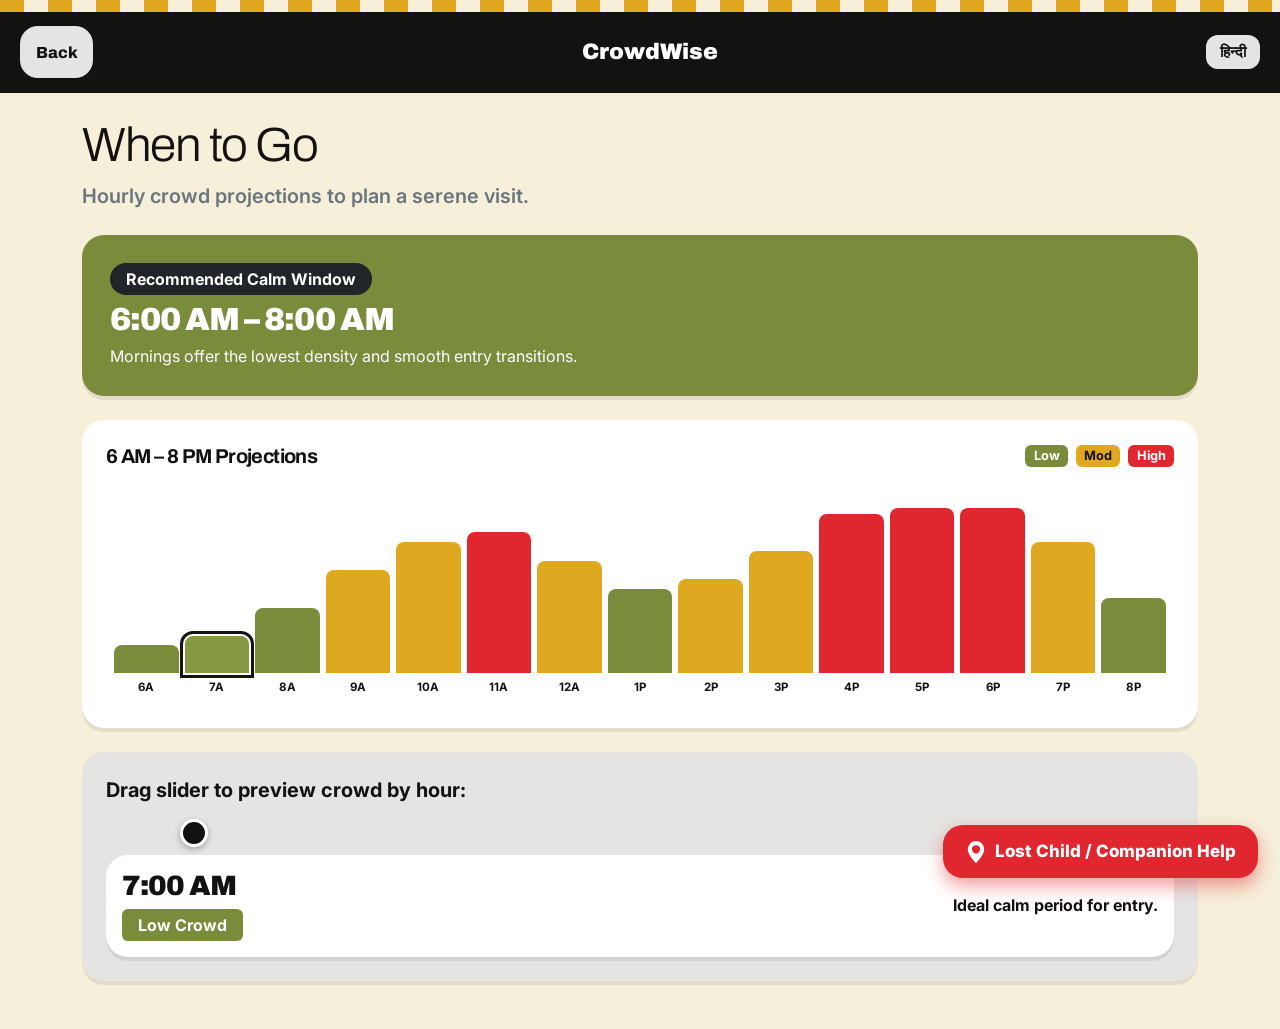
<file: when-to-go.html>
<!DOCTYPE html>
<html lang="en">
<head>
  <meta charset="UTF-8">
  <meta name="viewport" content="width=device-width, initial-scale=1.0">
  <title>When to Go - CrowdWise</title>
  <link href="https://cdn.jsdelivr.net/npm/bootstrap@5.3.3/dist/css/bootstrap.min.css" rel="stylesheet">
  <link rel="stylesheet" href="css/style.css">
  <style>
    .crowd-chart-container {
      display: flex;
      align-items: flex-end;
      height: 220px;
      gap: 6px;
      padding: 1.5rem 0.5rem 0.5rem;
      background: #FFFFFF;
      border-radius: 20px;
      overflow-x: auto;
    }
    .crowd-bar-col {
      flex: 1;
      min-width: 32px;
      height: 100%;
      display: flex;
      flex-direction: column;
      justify-content: flex-end;
      align-items: center;
      cursor: pointer;
    }
    .crowd-bar {
      width: 100%;
      border-radius: 8px 8px 0 0;
      transition: height 0.3s ease, filter 0.2s ease;
    }
    .crowd-bar-col.active .crowd-bar {
      outline: 3px solid var(--near-black);
      outline-offset: 2px;
      filter: brightness(1.1);
    }
    .bar-time-label {
      font-size: 0.72rem;
      font-weight: 700;
      margin-top: 6px;
      color: var(--near-black);
    }
    .crowd-slider {
      -webkit-appearance: none;
      width: 100%;
      height: 12px;
      border-radius: 8px;
      background: var(--platinum-silver);
      outline: none;
    }
    .crowd-slider::-webkit-slider-thumb {
      -webkit-appearance: none;
      width: 28px;
      height: 28px;
      border-radius: 50%;
      background: var(--near-black);
      cursor: pointer;
      border: 3px solid #FFFFFF;
      box-shadow: 0 2px 6px rgba(0,0,0,0.3);
    }
    .crowd-slider::-moz-range-thumb {
      width: 28px;
      height: 28px;
      border-radius: 50%;
      background: var(--near-black);
      cursor: pointer;
      border: 3px solid #FFFFFF;
    }
  </style>
</head>
<body>
  <div class="header-motif-bar"></div>
  <header class="app-header">
    <a href="home.html" class="colour-btn py-1 px-3 fs-6" style="width: auto; background: var(--platinum-silver); color: var(--near-black);" data-i18n="back">Back</a>
    <span class="app-logo">CrowdWise</span>
    <button id="btn-lang-toggle" class="lang-toggle-btn">हिन्दी</button>
  </header>

  <main class="container py-4">
    <div class="mb-4">
      <h1 class="display-5" data-i18n="when_heading">When to Go</h1>
      <p class="fs-5 text-secondary fw-semibold" data-i18n="when_sub">Hourly crowd projections to plan a serene visit.</p>
    </div>

    <div class="colour-block mb-4" style="background-color: var(--olive); color: #FFFFFF;">
      <span class="badge bg-dark text-white rounded-pill px-3 py-2 fs-6 mb-2" data-i18n="calm_recommendation_label">Recommended Calm Window</span>
      <h2 class="h2 m-0" id="calm-window-text">6:00 AM – 8:00 AM</h2>
      <p class="fs-6 m-0 mt-2 opacity-90" id="calm-window-advice">Mornings offer the lowest density and smooth entry transitions.</p>
    </div>

    <div class="colour-block p-4 mb-4" style="background-color: #FFFFFF;">
      <div class="d-flex justify-content-between align-items-center mb-3">
        <h3 class="h5 m-0 fw-bold">6 AM – 8 PM Projections</h3>
        <div class="d-flex gap-2">
          <span class="badge" style="background-color: var(--olive);">Low</span>
          <span class="badge" style="background-color: var(--mustard); color: #141211;">Mod</span>
          <span class="badge" style="background-color: var(--signal-red);">High</span>
        </div>
      </div>

      <div class="crowd-chart-container" id="crowd-chart" role="region" aria-label="Crowd level chart from 6 AM to 8 PM"></div>
    </div>

    <div class="colour-block p-4 mb-4" style="background-color: var(--platinum-silver);">
      <label for="hour-range" class="form-label fs-5 fw-bold mb-3" data-i18n="slider_label">Drag slider to preview crowd by hour:</label>
      <input type="range" class="crowd-slider mb-3" id="hour-range" min="6" max="20" step="1" value="7" aria-label="Select hour of day">

      <div class="colour-block p-3 m-0" id="status-card" style="background-color: #FFFFFF;">
        <div class="d-flex justify-content-between align-items-center">
          <div>
            <h3 class="h3 m-0" id="current-hour-label">7:00 AM</h3>
            <span class="badge mt-2 px-3 py-2 fs-6" id="current-level-badge">Low Crowd</span>
          </div>
          <div class="text-end">
            <p class="fs-6 fw-bold m-0" id="friendly-swap-tip">Optimal calm period.</p>
          </div>
        </div>
      </div>
    </div>
  </main>

  <a href="emergency.html" class="lost-floating-action">
    <svg width="22" height="22" fill="currentColor" viewBox="0 0 16 16"><path d="M8 16s6-5.686 6-10A6 6 0 0 0 2 6c0 4.314 6 10 6 10m0-7a3 3 0 1 1 0-6 3 3 0 0 1 0 6"/></svg>
    <span data-i18n="btn_lost_help">Lost Child / Companion Help</span>
  </a>

  <script src="https://code.jquery.com/jquery-3.7.1.min.js"></script>
  <script src="js/common.js"></script>
  <script src="js/when-to-go.js"></script>
</body>
</html>
</file>
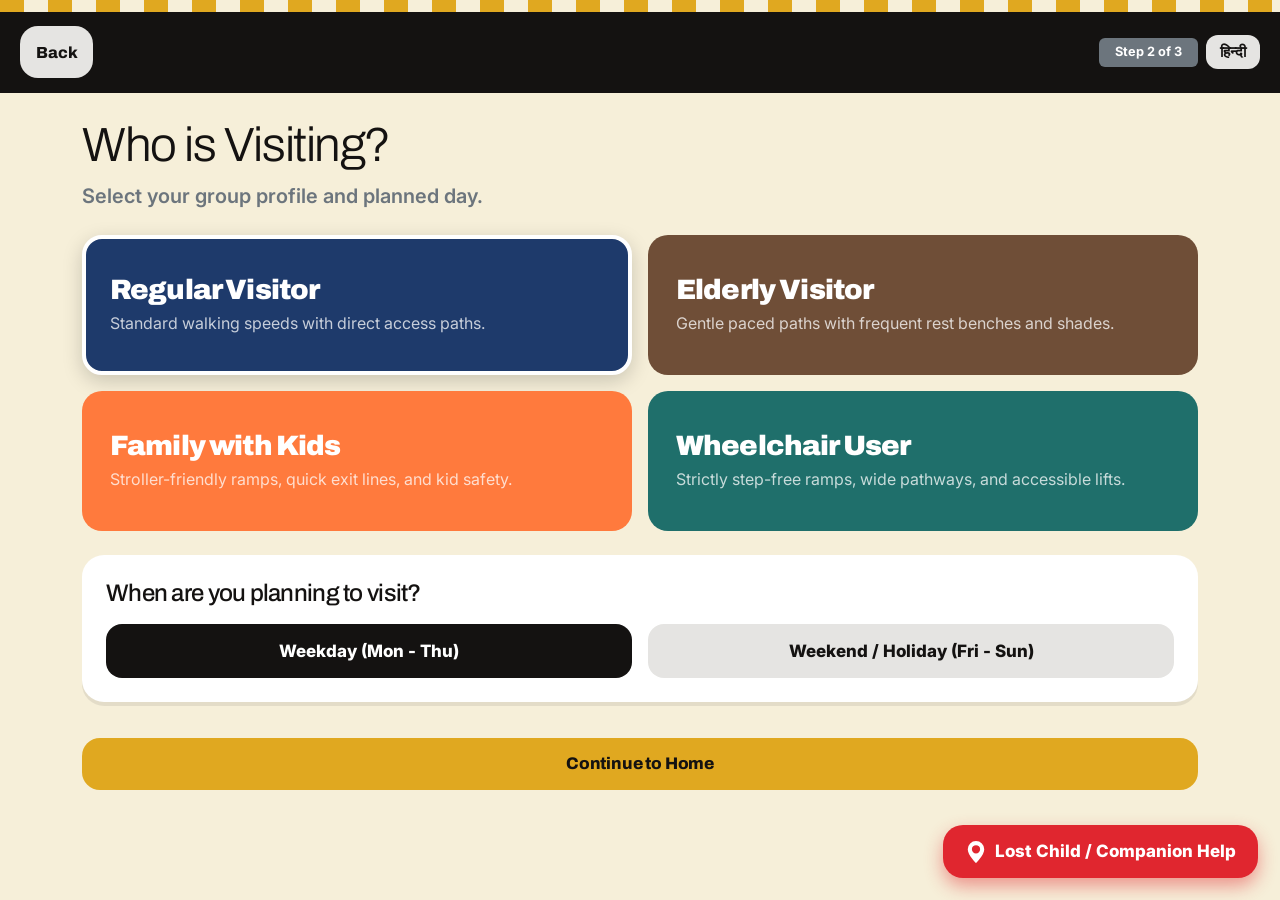
<file: who-is-visiting.html>
<!DOCTYPE html>
<html lang="en">
<head>
  <meta charset="UTF-8">
  <meta name="viewport" content="width=device-width, initial-scale=1.0">
  <title>Who is Visiting - CrowdWise</title>
  <link href="https://cdn.jsdelivr.net/npm/bootstrap@5.3.3/dist/css/bootstrap.min.css" rel="stylesheet">
  <link rel="stylesheet" href="css/style.css">
  <style>
    .visitor-card {
      border-radius: 20px;
      padding: 1.5rem;
      cursor: pointer;
      border: 4px solid transparent;
      color: #FFFFFF;
      transition: transform 0.15s ease, border-color 0.15s ease;
      min-height: 140px;
      display: flex;
      flex-direction: column;
      justify-content: center;
    }
    .visitor-card:hover { transform: translateY(-3px); }
    .visitor-card.selected { border-color: #FFFFFF; box-shadow: 0 6px 20px rgba(0,0,0,0.18); }
    .day-selector-btn {
      min-height: 54px;
      font-weight: 800;
      border-radius: 16px;
      border: none;
      background: var(--platinum-silver);
      color: var(--near-black);
      flex: 1;
      cursor: pointer;
    }
    .day-selector-btn.active { background: var(--near-black); color: #FFFFFF; }
  </style>
</head>
<body>
  <div class="header-motif-bar"></div>
  <header class="app-header">
    <a href="choose-festival.html" class="colour-btn py-1 px-3 fs-6" style="width: auto; background: var(--platinum-silver); color: var(--near-black);" data-i18n="back">Back</a>
    <div class="d-flex align-items-center gap-2">
      <span class="badge bg-secondary px-3 py-2" data-i18n="step_visitor">Step 2 of 3</span>
      <button id="btn-lang-toggle" class="lang-toggle-btn">हिन्दी</button>
    </div>
  </header>

  <main class="container py-4">
    <div class="mb-4">
      <h1 class="display-5" data-i18n="who_visiting_heading">Who is Visiting?</h1>
      <p class="fs-5 text-secondary fw-semibold" data-i18n="who_visiting_sub">Select your group profile and planned day.</p>
    </div>

    <div class="row g-3 mb-4">
      <div class="col-md-6">
        <div class="visitor-card selected" data-type="regular" style="background-color: var(--deep-blue);">
          <h2 class="h3 m-0" data-i18n="type_regular">Regular Visitor</h2>
          <p class="m-0 mt-2 fs-6 opacity-75" data-i18n="type_regular_desc">Standard walking speeds with direct access paths.</p>
        </div>
      </div>
      <div class="col-md-6">
        <div class="visitor-card" data-type="elderly" style="background-color: var(--mocha-brown);">
          <h2 class="h3 m-0" data-i18n="type_elderly">Elderly Visitor</h2>
          <p class="m-0 mt-2 fs-6 opacity-75" data-i18n="type_elderly_desc">Gentle paced paths with frequent rest benches and shades.</p>
        </div>
      </div>
      <div class="col-md-6">
        <div class="visitor-card" data-type="family" style="background-color: var(--burnt-orange);">
          <h2 class="h3 m-0" data-i18n="type_family">Family with Kids</h2>
          <p class="m-0 mt-2 fs-6 opacity-75" data-i18n="type_family_desc">Stroller-friendly ramps, quick exit lines, and kid safety.</p>
        </div>
      </div>
      <div class="col-md-6">
        <div class="visitor-card" data-type="wheelchair" style="background-color: var(--deep-teal);">
          <h2 class="h3 m-0" data-i18n="type_wheelchair">Wheelchair User</h2>
          <p class="m-0 mt-2 fs-6 opacity-75" data-i18n="type_wheelchair_desc">Strictly step-free ramps, wide pathways, and accessible lifts.</p>
        </div>
      </div>
    </div>

    <div class="colour-block p-4" style="background-color: #FFFFFF;">
      <h2 class="h4 mb-3" data-i18n="day_choice_label">When are you planning to visit?</h2>
      <div class="d-flex flex-column flex-sm-row gap-3">
        <button type="button" class="day-selector-btn active" id="btn-weekday" data-day="weekday" data-i18n="day_weekday">Weekday (Mon - Thu)</button>
        <button type="button" class="day-selector-btn" id="btn-weekend" data-day="weekend" data-i18n="day_weekend">Weekend / Holiday (Fri - Sun)</button>
      </div>
    </div>

    <button id="btn-continue-home" class="colour-btn mt-3" style="background-color: var(--mustard); color: var(--near-black);" data-i18n="btn_confirm_profile">Continue to Home</button>
  </main>

  <a href="emergency.html" class="lost-floating-action">
    <svg width="22" height="22" fill="currentColor" viewBox="0 0 16 16"><path d="M8 16s6-5.686 6-10A6 6 0 0 0 2 6c0 4.314 6 10 6 10m0-7a3 3 0 1 1 0-6 3 3 0 0 1 0 6"/></svg>
    <span data-i18n="btn_lost_help">Lost Child / Companion Help</span>
  </a>

  <script src="https://code.jquery.com/jquery-3.7.1.min.js"></script>
  <script src="js/common.js"></script>
  <script src="js/who-is-visiting.js"></script>
</body>
</html>
</file>
<file: css/style.css>
/* CrowdWise Shared Style - Grotesk Colour-Block Design System */
@import url('https://fonts.googleapis.com/css2?family=Archivo:wght@800;900&family=Inter:wght@500;600;700&family=Noto+Sans+Devanagari:wght@600;800&display=swap');

:root {
  /* Highlight Palette */
  --mocha-brown: #6F4E37;
  --pale-lavender: #E6E0F0;
  --platinum-silver: #E5E4E2;
  --near-black: #141211;
  --warm-cream: #F6EFD9;
  --sage-cream: #E8ECD6;
  --terracotta: #B8442F;
  --mustard: #E0A820;
  --deep-teal: #1F6F6B;
  --deep-blue: #1E3A6B;
  --burnt-orange: #FF7A3D;
  --signal-red: #E0262F;
  --olive: #7A8B3C;

  /* Active Dynamic Theme Tokens (Default: Diwali) */
  --theme-bg: #F6EFD9;
  --theme-card: #B8442F;
  --theme-text: #FFFFFF;
  --theme-accent: #E0A820;
  --theme-motif-color: rgba(224, 168, 32, 0.25);

  --font-display: 'Archivo', 'PP Neue Montreal', 'Neue Haas Grotesk', 'Helvetica Neue', Arial, sans-serif;
  --font-body: 'Inter', -apple-system, BlinkMacSystemFont, sans-serif;
  --font-devanagari: 'Noto Sans Devanagari', sans-serif;
}

[lang="hi"] body, [lang="hi"] h1, [lang="hi"] h2, [lang="hi"] h3, [lang="hi"] button {
  font-family: var(--font-devanagari), var(--font-display);
}

* {
  box-sizing: border-box;
  margin: 0;
  padding: 0;
}

body {
  font-family: var(--font-body);
  font-size: 17px;
  line-height: 1.45;
  background-color: var(--theme-bg);
  color: var(--near-black);
  min-height: 100vh;
  display: flex;
  flex-direction: column;
  transition: background-color 0.4s ease;
  -webkit-font-smoothing: antialiased;
}

/* Accessible focus ring */
:focus-visible {
  outline: 4px solid var(--theme-accent) !important;
  outline-offset: 3px !important;
}

/* Grotesk Display Headings */
h1, .h1, h2, .h2, h3, .h3 {
  font-family: var(--font-display);
  font-weight: 900;
  letter-spacing: -0.03em;
  line-height: 1.05;
}

/* Solid Rounded Colour Blocks */
.colour-block {
  border-radius: 22px;
  padding: 1.75rem;
  margin-bottom: 1.25rem;
  border: none;
  box-shadow: 0 4px 0 rgba(0, 0, 0, 0.08);
}

.colour-btn {
  display: inline-flex;
  align-items: center;
  justify-content: center;
  min-height: 52px;
  padding: 0.85rem 1.75rem;
  border-radius: 18px;
  font-family: var(--font-display);
  font-weight: 800;
  font-size: 1.05rem;
  letter-spacing: -0.01em;
  border: none;
  cursor: pointer;
  text-decoration: none;
  transition: transform 0.15s ease, filter 0.15s ease;
  width: 100%;
}
.colour-btn:hover {
  filter: brightness(0.94);
}
.colour-btn:active {
  transform: translateY(2px);
}

/* Theme Motif Banner in Header */
.header-motif-bar {
  width: 100%;
  height: 12px;
  background: repeating-linear-gradient(90deg, var(--theme-accent), var(--theme-accent) 24px, transparent 24px, transparent 48px);
}

/* App Header Nav */
.app-header {
  background: var(--near-black);
  color: #FFFFFF;
  padding: 0.9rem 1.25rem;
  display: flex;
  justify-content: space-between;
  align-items: center;
}
.app-logo {
  font-family: var(--font-display);
  font-weight: 900;
  font-size: 1.4rem;
  color: #FFFFFF;
  text-decoration: none;
}
.lang-toggle-btn {
  background: var(--platinum-silver);
  color: var(--near-black);
  border-radius: 12px;
  font-weight: 700;
  padding: 6px 14px;
  border: none;
  cursor: pointer;
  font-size: 0.95rem;
}

/* Split Login Screen */
.split-login-bg {
  background-color: var(--mocha-brown);
  color: var(--pale-lavender);
  min-height: 100vh;
}
.login-title {
  color: var(--pale-lavender);
  font-size: clamp(3.2rem, 9vw, 5.5rem);
}
.login-card {
  background-color: var(--platinum-silver);
  color: var(--near-black);
  border-radius: 24px;
}
.btn-lavender {
  background-color: var(--pale-lavender);
  color: var(--mocha-brown);
}
.btn-mocha {
  background-color: var(--mocha-brown);
  color: #FFFFFF;
}

/* Floating Emergency Lost Companion Button */
.lost-floating-action {
  position: fixed;
  bottom: 22px;
  right: 22px;
  z-index: 1050;
  background-color: var(--signal-red);
  color: #FFFFFF;
  font-weight: 800;
  padding: 14px 22px;
  border-radius: 20px;
  box-shadow: 0 8px 18px rgba(224, 38, 47, 0.45);
  text-decoration: none;
  display: flex;
  align-items: center;
  gap: 8px;
}
.lost-floating-action:hover {
  color: #FFFFFF;
  filter: brightness(0.92);
}

/* Subtitle and Form Styling */
.form-label {
  font-weight: 700;
  font-size: 0.95rem;
  margin-bottom: 0.35rem;
}
.form-control {
  border-radius: 14px;
  min-height: 50px;
  border: 2px solid rgba(20, 18, 17, 0.15);
  font-size: 1.05rem;
}

/* Subtle Festival Animations */
@keyframes softFloat {
  0%, 100% { transform: translateY(0); }
  50% { transform: translateY(-4px); }
}
.theme-animated {
  animation: softFloat 4s ease-in-out infinite;
}

@media (prefers-reduced-motion: reduce) {
  * {
    animation-duration: 0.01ms !important;
    transition-duration: 0.01ms !important;
  }
}
</file>
